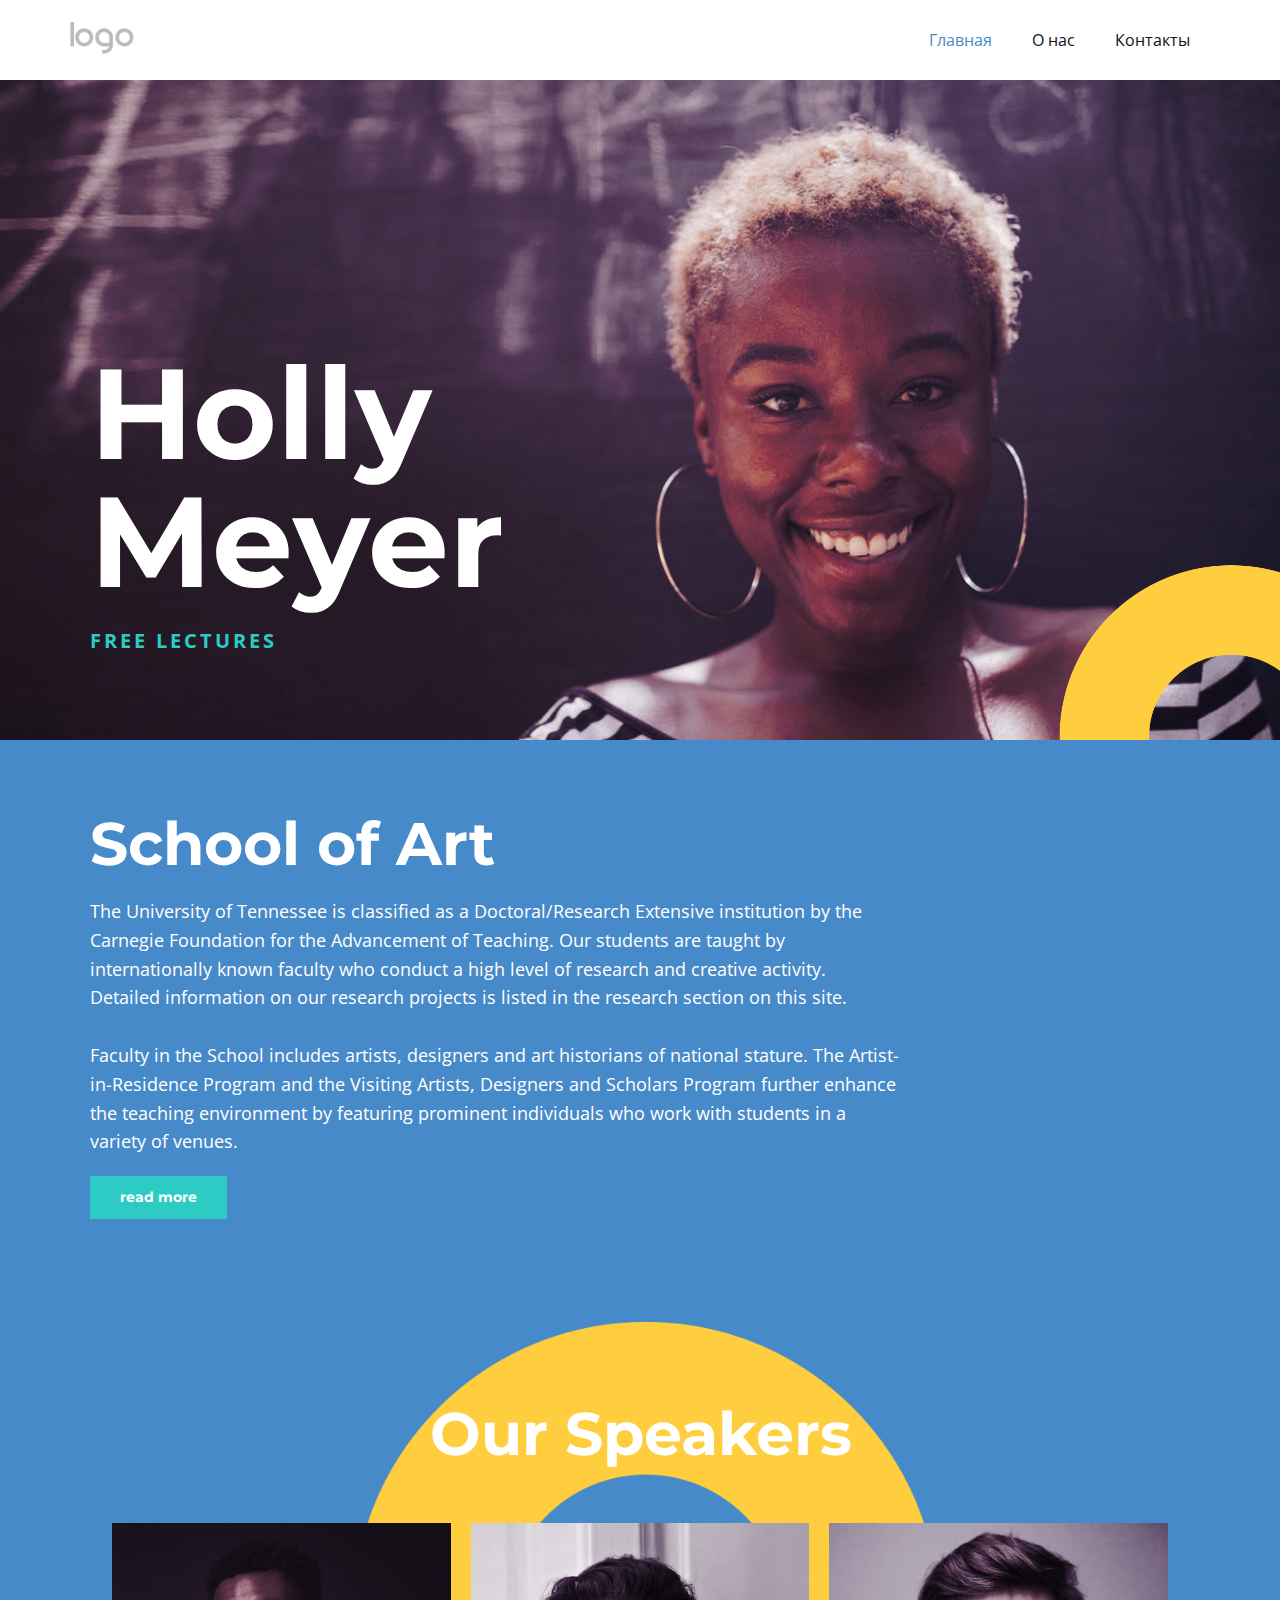
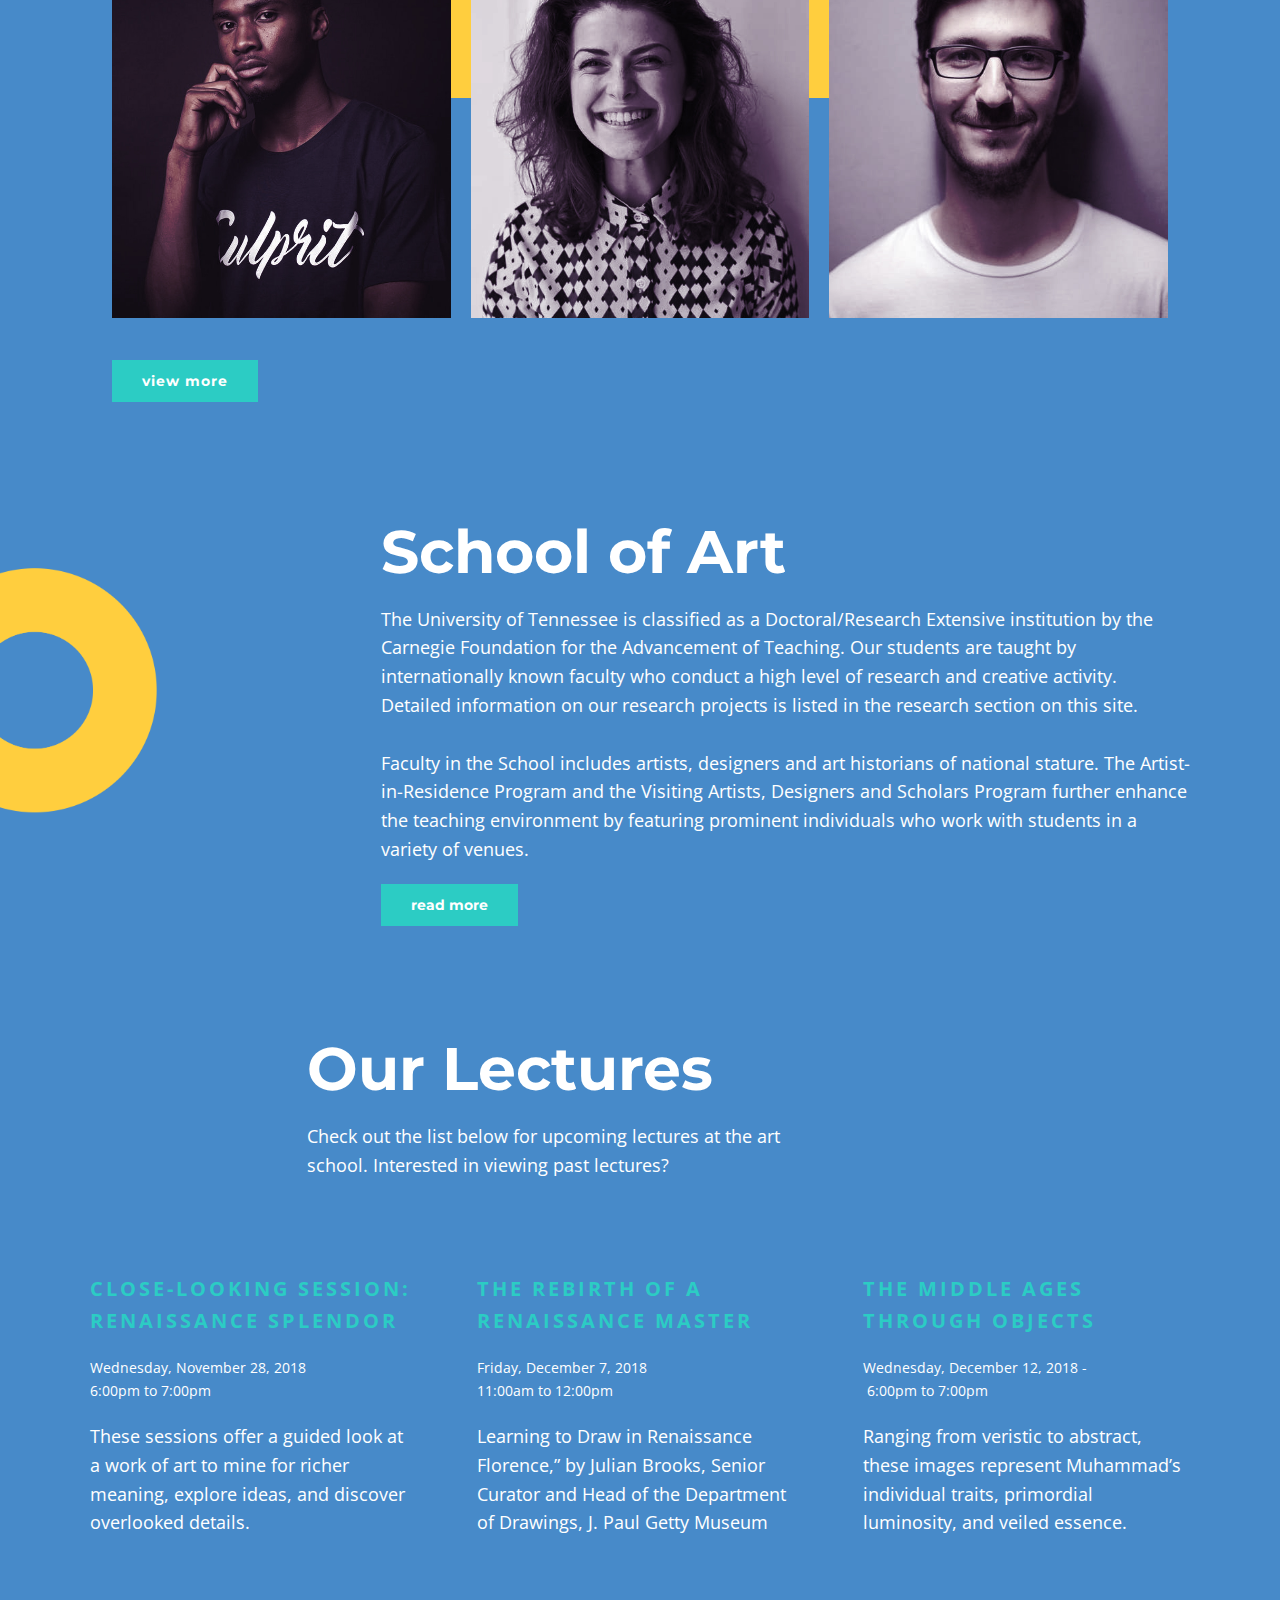
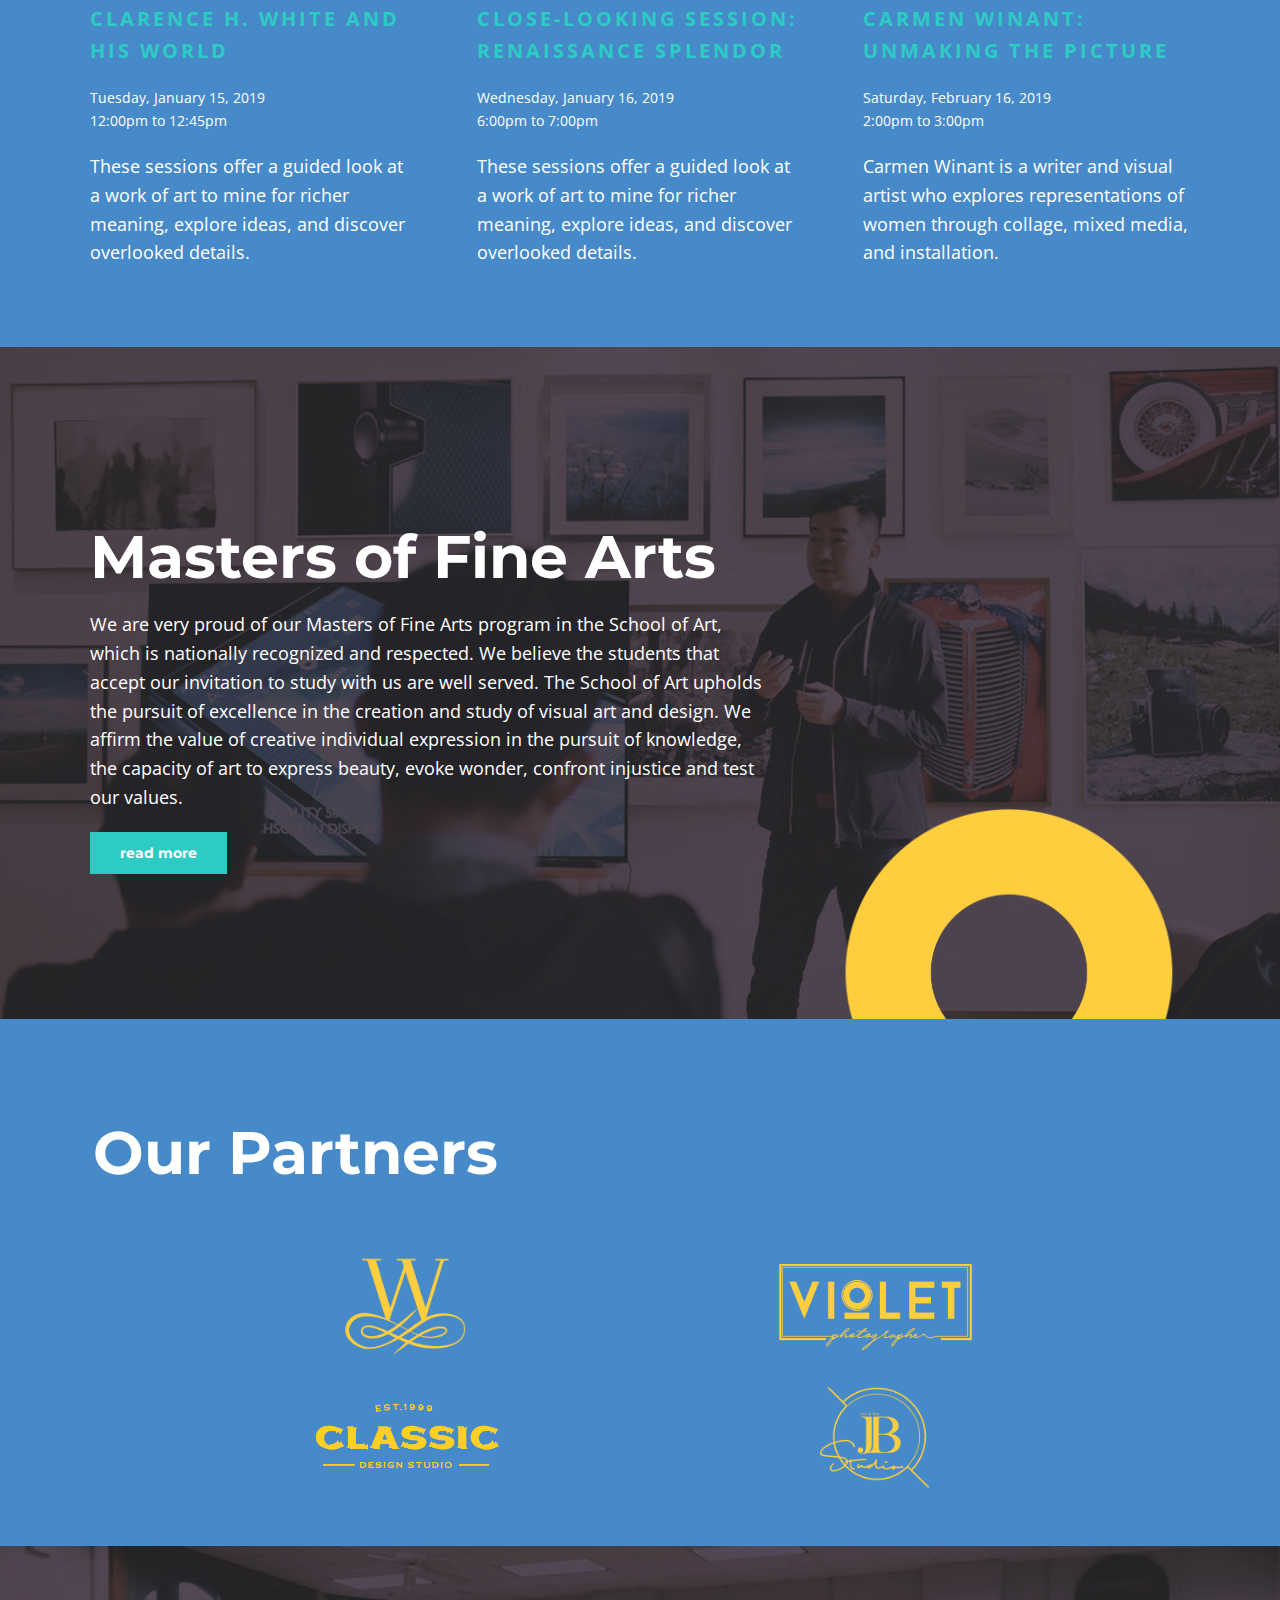
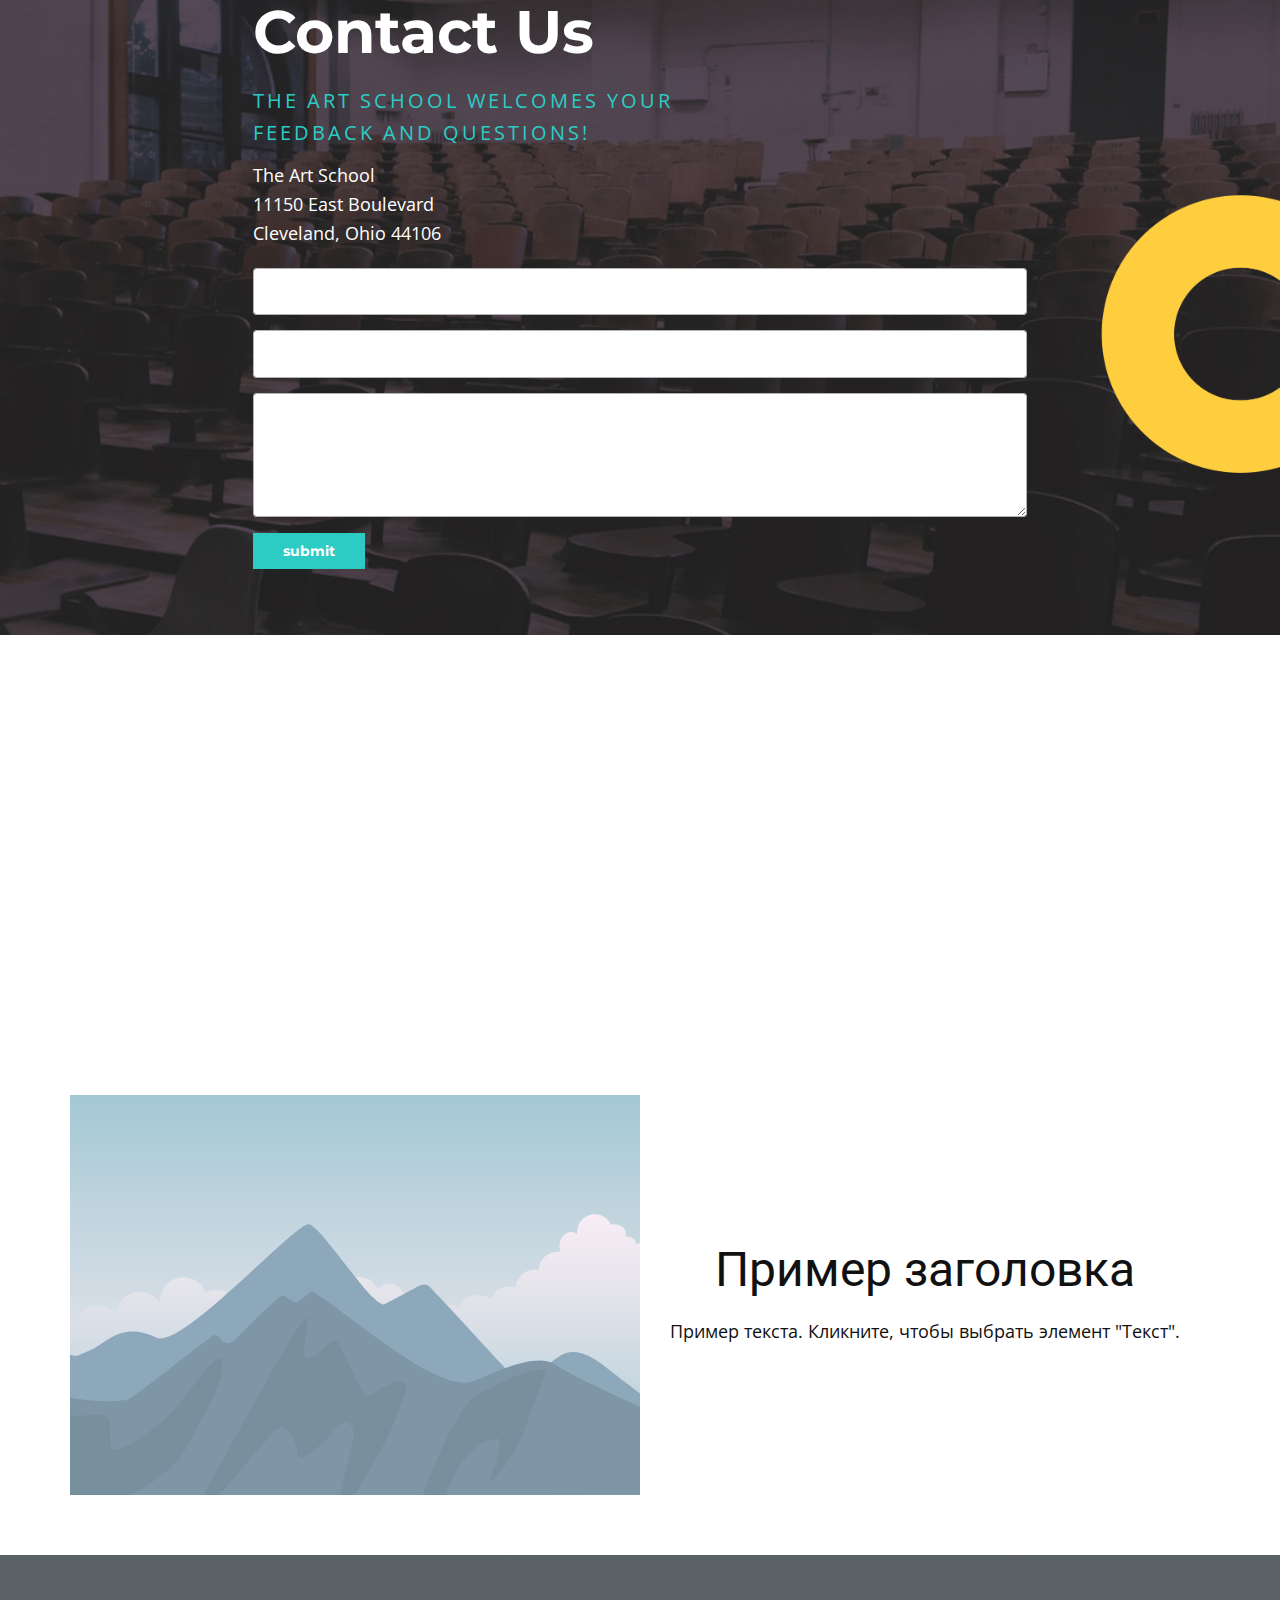
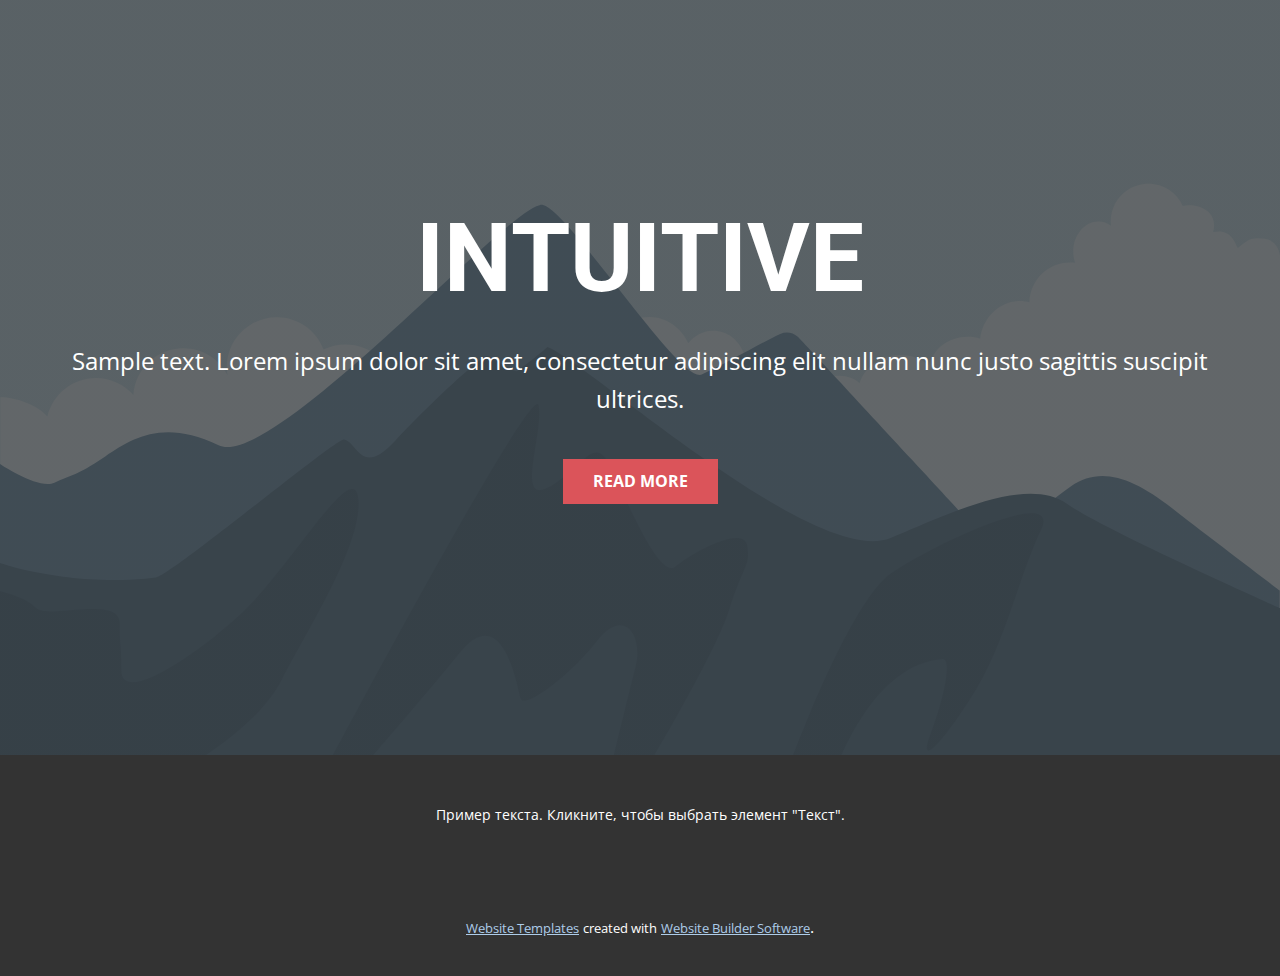
<file: index.html>
<!DOCTYPE html>
<html style="font-size: 16px;" lang="ru"><head>
    <meta name="viewport" content="width=device-width, initial-scale=1.0">
    <meta charset="utf-8">
    <meta name="keywords" content="Holly Meyer, School of Art, Our Speakers, School of Art, Our Lectures, Masters of Fine Arts, Our Partners, Contact Us, INTUITIVE">
    <meta name="description" content="">
    <title>Главная</title>
    <link rel="stylesheet" href="nicepage.css" media="screen">
<link rel="stylesheet" href="Главная.css" media="screen">
    <script class="u-script" type="text/javascript" src="jquery.js" defer=""></script>
    <script class="u-script" type="text/javascript" src="nicepage.js" defer=""></script>
    <meta name="generator" content="Nicepage 5.21.3, nicepage.com">
    <meta name="referrer" content="origin">
    <link id="u-theme-google-font" rel="stylesheet" href="https://fonts.googleapis.com/css?family=Roboto:100,100i,300,300i,400,400i,500,500i,700,700i,900,900i|Open+Sans:300,300i,400,400i,500,500i,600,600i,700,700i,800,800i">
    <link id="u-page-google-font" rel="stylesheet" href="https://fonts.googleapis.com/css?family=Montserrat:100,100i,200,200i,300,300i,400,400i,500,500i,600,600i,700,700i,800,800i,900,900i">
    
    
    
    
    
    
    
    
    
    
    
    
    
    <script type="application/ld+json">{
		"@context": "http://schema.org",
		"@type": "Organization",
		"name": "",
		"logo": "images/default-logo.png"
}</script>
    <meta name="theme-color" content="#478ac9">
    <meta property="og:title" content="Главная">
    <meta property="og:type" content="website">
  <meta data-intl-tel-input-cdn-path="intlTelInput/"></head>
  <body data-home-page="Главная.html" data-home-page-title="Главная" data-path-to-root="./" data-include-products="false" class="u-body u-xl-mode" data-lang="ru"><header class="u-clearfix u-header u-header" id="sec-7dee"><div class="u-clearfix u-sheet u-valign-middle u-sheet-1">
        <a href="https://nicepage.com" class="u-image u-logo u-image-1">
          <img src="images/default-logo.png" class="u-logo-image u-logo-image-1">
        </a>
        <nav class="u-menu u-menu-dropdown u-offcanvas u-menu-1">
          <div class="menu-collapse" style="font-size: 1rem; letter-spacing: 0px;">
            <a class="u-button-style u-custom-left-right-menu-spacing u-custom-padding-bottom u-custom-top-bottom-menu-spacing u-nav-link u-text-active-palette-1-base u-text-hover-palette-2-base" href="#">
              <svg class="u-svg-link" viewBox="0 0 24 24"><use xmlns:xlink="http://www.w3.org/1999/xlink" xlink:href="#menu-hamburger"></use></svg>
              <svg class="u-svg-content" version="1.1" id="menu-hamburger" viewBox="0 0 16 16" x="0px" y="0px" xmlns:xlink="http://www.w3.org/1999/xlink" xmlns="http://www.w3.org/2000/svg"><g><rect y="1" width="16" height="2"></rect><rect y="7" width="16" height="2"></rect><rect y="13" width="16" height="2"></rect>
</g></svg>
            </a>
          </div>
          <div class="u-nav-container">
            <ul class="u-nav u-unstyled u-nav-1"><li class="u-nav-item"><a class="u-button-style u-nav-link u-text-active-palette-1-base u-text-hover-palette-2-base" href="Главная.html" style="padding: 10px 20px;">Главная</a>
</li><li class="u-nav-item"><a class="u-button-style u-nav-link u-text-active-palette-1-base u-text-hover-palette-2-base" href="О-нас.html" style="padding: 10px 20px;">О нас</a>
</li><li class="u-nav-item"><a class="u-button-style u-nav-link u-text-active-palette-1-base u-text-hover-palette-2-base" href="Контакты.html" style="padding: 10px 20px;">Контакты</a>
</li></ul>
          </div>
          <div class="u-nav-container-collapse">
            <div class="u-black u-container-style u-inner-container-layout u-opacity u-opacity-95 u-sidenav">
              <div class="u-inner-container-layout u-sidenav-overflow">
                <div class="u-menu-close"></div>
                <ul class="u-align-center u-nav u-popupmenu-items u-unstyled u-nav-2"><li class="u-nav-item"><a class="u-button-style u-nav-link" href="Главная.html">Главная</a>
</li><li class="u-nav-item"><a class="u-button-style u-nav-link" href="О-нас.html">О нас</a>
</li><li class="u-nav-item"><a class="u-button-style u-nav-link" href="Контакты.html">Контакты</a>
</li></ul>
              </div>
            </div>
            <div class="u-black u-menu-overlay u-opacity u-opacity-70"></div>
          </div>
        </nav>
      </div></header>
    <section class="u-clearfix u-image u-section-1" id="carousel_439b">
      <img src="images/Untitled1.png" alt="" class="u-image u-image-contain u-image-default u-image-1" data-image-width="440" data-image-height="723">
      <div class="u-clearfix u-sheet u-sheet-1">
        <div class="u-container-style u-group u-group-1">
          <div class="u-container-layout u-valign-middle u-container-layout-1">
            <h1 class="u-custom-font u-font-montserrat u-text u-text-body-alt-color u-title u-text-1">Holly Meyer</h1>
            <p class="u-text u-text-palette-4-base u-text-2">Free Lectures</p>
          </div>
        </div>
      </div>
    </section>
    <section class="u-clearfix u-palette-1-base u-section-2" id="carousel_92e0">
      <div class="u-clearfix u-sheet u-sheet-1">
        <div class="u-container-style u-group u-group-1">
          <div class="u-container-layout u-container-layout-1">
            <h2 class="u-custom-font u-font-montserrat u-text u-text-1">School of Art</h2>
            <p class="u-text u-text-2">The University of Tennessee is classified as a Doctoral/Research Extensive institution by the Carnegie Foundation for the Advancement of Teaching. Our students are taught by internationally known faculty who conduct a high level of
                        research and creative activity. Detailed information on our research projects is listed in the research section on this site.<br>
              <br>Faculty in the School includes artists, designers and art historians of national stature. The
                        Artist-in-Residence Program and the Visiting Artists, Designers and Scholars Program further enhance the teaching environment by featuring prominent individuals who work with students in a variety of venues.<br>
            </p>
            <a href="https://nicepage.com/c/sports-website-templates" class="u-btn u-button-style u-custom-font u-font-montserrat u-palette-4-base u-btn-1">read more</a>
          </div>
        </div>
      </div>
    </section>
    <section class="u-clearfix u-palette-1-base u-section-3" id="carousel_8ccb">
      <div class="u-clearfix u-sheet u-sheet-1">
        <img src="images/Untitled12.png" alt="" class="u-image u-image-contain u-image-default u-image-1" data-image-width="723" data-image-height="440">
        <div class="u-clearfix u-gutter-20 u-layout-wrap u-layout-wrap-1">
          <div class="u-layout">
            <div class="u-layout-row">
              <div class="u-container-style u-image u-layout-cell u-left-cell u-size-20 u-image-2">
                <div class="u-container-layout"></div>
              </div>
              <div class="u-container-style u-image u-layout-cell u-size-20 u-image-3">
                <div class="u-container-layout"></div>
              </div>
              <div class="u-container-style u-image u-layout-cell u-right-cell u-size-20 u-image-4">
                <div class="u-container-layout"></div>
              </div>
            </div>
          </div>
        </div>
        <div class="u-align-center u-container-style u-expanded-width-xs u-group u-group-1">
          <div class="u-container-layout u-valign-middle u-container-layout-4">
            <h2 class="u-custom-font u-font-montserrat u-text u-text-1">Our Speakers</h2>
          </div>
        </div>
        <a href="https://nicepage.com/website-builder" class="u-btn u-button-style u-custom-font u-font-montserrat u-palette-4-base u-btn-1">view more</a>
      </div>
    </section>
    <section class="u-clearfix u-palette-1-base u-section-4" id="carousel_9543">
      <img src="images/Untitled1.png" alt="" class="u-flip-horizontal u-image u-image-contain u-image-default u-image-1" data-image-width="440" data-image-height="723">
      <div class="u-clearfix u-sheet u-sheet-1">
        <div class="u-container-style u-group u-group-1">
          <div class="u-container-layout u-container-layout-1">
            <h2 class="u-custom-font u-font-montserrat u-text u-text-1">School of Art</h2>
            <p class="u-text u-text-2">The University of Tennessee is classified as a Doctoral/Research Extensive institution by the Carnegie Foundation for the Advancement of Teaching. Our students are taught by internationally known faculty who conduct a high level of
                        research and creative activity. Detailed information on our research projects is listed in the research section on this site.<br>
              <br>Faculty in the School includes artists, designers and art historians of national stature. The
                        Artist-in-Residence Program and the Visiting Artists, Designers and Scholars Program further enhance the teaching environment by featuring prominent individuals who work with students in a variety of venues.<br>
            </p>
            <a href="https://nicepage.app" class="u-btn u-button-style u-custom-font u-font-montserrat u-palette-4-base u-btn-1">read more</a>
          </div>
        </div>
      </div>
    </section>
    <section class="u-clearfix u-palette-1-base u-section-5" id="carousel_ab48">
      <div class="u-clearfix u-sheet u-sheet-1">
        <div class="u-align-left u-container-style u-expanded-width-sm u-expanded-width-xs u-group u-group-1">
          <div class="u-container-layout u-valign-middle u-container-layout-1">
            <h2 class="u-custom-font u-font-montserrat u-text u-text-1">Our Lectures</h2>
            <p class="u-text u-text-2">Check out the list below for upcoming lectures at the art school. Interested in viewing past lectures?</p>
          </div>
        </div>
        <div class="u-clearfix u-expanded-width-lg u-expanded-width-md u-expanded-width-xl u-expanded-width-xs u-gutter-20 u-layout-wrap u-layout-wrap-1">
          <div class="u-layout">
            <div class="u-layout-col">
              <div class="u-size-30">
                <div class="u-layout-row">
                  <div class="u-container-style u-layout-cell u-left-cell u-size-20 u-layout-cell-1">
                    <div class="u-container-layout u-container-layout-2">
                      <p class="u-text u-text-palette-4-base u-text-3">Close-Looking Session: Renaissance Splendor</p>
                      <p class="u-text u-text-4">Wednesday, November 28, 2018 6:00pm&nbsp;to&nbsp;7:00pm</p>
                      <p class="u-text u-text-5">These sessions offer a guided look at a work of art to mine for richer meaning, explore ideas, and discover overlooked details.</p>
                    </div>
                  </div>
                  <div class="u-container-style u-layout-cell u-size-20 u-layout-cell-2">
                    <div class="u-container-layout u-container-layout-3">
                      <p class="u-text u-text-palette-4-base u-text-6">The Rebirth of a Renaissance Master</p>
                      <p class="u-text u-text-7">Friday, December 7, 2018&nbsp;<br>11:00am&nbsp;to&nbsp;12:00pm
                      </p>
                      <p class="u-text u-text-8">Learning to Draw in Renaissance Florence,” by Julian Brooks, Senior Curator and Head of the Department of Drawings, J. Paul Getty Museum</p>
                    </div>
                  </div>
                  <div class="u-container-style u-layout-cell u-right-cell u-size-20 u-layout-cell-3">
                    <div class="u-container-layout u-container-layout-4">
                      <p class="u-text u-text-palette-4-base u-text-9">The Middle Ages through Objects</p>
                      <p class="u-text u-text-10">Wednesday, December 12, 2018 -&nbsp;6:00pm&nbsp;to&nbsp;7:00pm</p>
                      <p class="u-text u-text-11">Ranging from veristic to abstract, these images represent Muhammad’s individual traits, primordial luminosity, and veiled essence.</p>
                    </div>
                  </div>
                </div>
              </div>
              <div class="u-size-30">
                <div class="u-layout-row">
                  <div class="u-container-style u-layout-cell u-left-cell u-size-20 u-layout-cell-4">
                    <div class="u-container-layout u-container-layout-5">
                      <p class="u-text u-text-palette-4-base u-text-12">Clarence H. White and His World</p>
                      <p class="u-text u-text-13">Tuesday, January 15, 2019<br>12:00pm&nbsp;to&nbsp;12:45pm
                      </p>
                      <p class="u-text u-text-14">These sessions offer a guided look at a work of art to mine for richer meaning, explore ideas, and discover overlooked details.</p>
                    </div>
                  </div>
                  <div class="u-container-style u-layout-cell u-size-20 u-layout-cell-5">
                    <div class="u-container-layout u-container-layout-6">
                      <p class="u-text u-text-palette-4-base u-text-15">Close-Looking Session: Renaissance Splendor</p>
                      <p class="u-text u-text-16">Wednesday, January 16, 2019<br>6:00pm to 7:00pm
                      </p>
                      <p class="u-text u-text-17">These sessions offer a guided look at a work of art to mine for richer meaning, explore ideas, and discover overlooked details.</p>
                    </div>
                  </div>
                  <div class="u-container-style u-layout-cell u-right-cell u-size-20 u-layout-cell-6">
                    <div class="u-container-layout u-container-layout-7">
                      <p class="u-text u-text-palette-4-base u-text-18">Carmen Winant: Unmaking the Picture</p>
                      <p class="u-text u-text-19">Saturday, February 16, 2019<br>2:00pm&nbsp;to&nbsp;3:00pm
                      </p>
                      <p class="u-text u-text-20">Carmen Winant is a writer and visual artist who explores representations of women through collage, mixed media, and installation.</p>
                    </div>
                  </div>
                </div>
              </div>
            </div>
          </div>
        </div>
      </div>
    </section>
    <section class="u-clearfix u-image u-section-6" id="carousel_0fe5">
      <div class="u-clearfix u-sheet u-sheet-1">
        <img src="images/Untitled12.png" alt="" class="u-image u-image-contain u-image-default u-image-1" data-image-width="723" data-image-height="440">
        <div class="u-container-style u-group u-group-1">
          <div class="u-container-layout u-valign-middle u-container-layout-1">
            <h2 class="u-custom-font u-font-montserrat u-text u-text-body-alt-color u-text-1">Masters of Fine Arts</h2>
            <p class="u-text u-text-body-alt-color u-text-2">We are very proud of our Masters of Fine Arts program in the School of Art, which is nationally recognized and respected. We believe the students that accept our invitation to study with us are well served. The School of Art upholds
                        the pursuit of excellence in the creation and study of visual art and design. We affirm the value of creative individual expression in the pursuit of knowledge, the capacity of art to express beauty, evoke wonder, confront injustice
                        and test our values.</p>
            <a href="https://nicepage.com/static-site-generator" class="u-btn u-button-style u-custom-font u-font-montserrat u-palette-4-base u-btn-1">read more</a>
          </div>
        </div>
      </div>
    </section>
    <section class="u-clearfix u-palette-1-base u-section-7" id="carousel_041d">
      <div class="u-clearfix u-sheet u-sheet-1">
        <div class="u-align-center-sm u-align-left-lg u-align-left-md u-align-left-xl u-align-left-xs u-container-style u-expanded-width-sm u-expanded-width-xs u-group u-group-1">
          <div class="u-container-layout u-container-layout-1">
            <h2 class="u-custom-font u-font-montserrat u-text u-text-1">Our Partners</h2>
          </div>
        </div>
        <div class="u-clearfix u-expanded-width-lg u-expanded-width-md u-gutter-30 u-layout-wrap u-layout-wrap-1">
          <div class="u-gutter-0 u-layout">
            <div class="u-layout-col">
              <div class="u-size-30">
                <div class="u-layout-row">
                  <div class="u-align-center-lg u-align-center-md u-align-left-sm u-align-left-xs u-container-style u-expand-resize u-layout-cell u-left-cell u-size-30 u-layout-cell-1" src="">
                    <div class="u-container-layout u-valign-middle u-container-layout-2" src="">
                      <img class="u-expanded-height u-image u-image-contain u-image-1" src="images/21.png">
                    </div>
                  </div>
                  <div class="u-container-style u-layout-cell u-right-cell u-size-30 u-layout-cell-2" src="">
                    <div class="u-container-layout u-valign-middle u-container-layout-3" src="">
                      <img class="u-expanded-height u-image u-image-contain u-image-2" src="images/23.png">
                    </div>
                  </div>
                </div>
              </div>
              <div class="u-size-30">
                <div class="u-layout-row">
                  <div class="u-container-style u-layout-cell u-left-cell u-size-30 u-layout-cell-3" src="">
                    <div class="u-container-layout u-valign-middle u-container-layout-4" src="">
                      <img class="u-expanded-height u-image u-image-contain u-image-3" src="images/24.png">
                    </div>
                  </div>
                  <div class="u-container-style u-layout-cell u-right-cell u-size-30 u-layout-cell-4" src="">
                    <div class="u-container-layout u-valign-middle u-container-layout-5" src="">
                      <img class="u-expanded-height u-image u-image-contain u-image-4" src="images/22.png">
                    </div>
                  </div>
                </div>
              </div>
            </div>
          </div>
        </div>
      </div>
    </section>
    <section class="u-clearfix u-image u-section-8" src="" id="carousel_062f">
      <img src="images/Untitled1.png" alt="" class="u-image u-image-contain u-image-default u-image-1" data-image-width="440" data-image-height="723">
      <div class="u-clearfix u-sheet u-sheet-1">
        <div class="u-align-left u-container-style u-expanded-width-md u-expanded-width-sm u-expanded-width-xs u-group u-group-1">
          <div class="u-container-layout u-container-layout-1">
            <h2 class="u-custom-font u-font-montserrat u-text u-text-body-alt-color u-text-1">Contact Us</h2>
            <p class="u-text u-text-palette-4-base u-text-2">The Art School welcomes your feedback and questions! </p>
            <p class="u-text u-text-body-alt-color u-text-3">The Art School<br>11150 East Boulevard<br>Cleveland, Ohio 44106
            </p>
            <div class="u-align-left u-form u-form-1">
              <form action="https://forms.nicepagesrv.com/v2/form/process" class="u-block-0c14-10 u-form-spacing-15 u-form-vertical u-inner-form" source="email">
                <div class="u-form-group u-form-name">
                  <label for="name-a797" class="u-form-control-hidden u-label">Name</label>
                  <input type="text" placeholder="Name" id="name-a797" name="name" class="u-input u-text-body-alt-color" required="">
                </div>
                <div class="u-form-email u-form-group">
                  <label for="email-a797" class="u-form-control-hidden u-label">Email</label>
                  <input type="email" placeholder="Email" id="email-a797" name="email" class="u-input u-text-body-alt-color" required="">
                </div>
                <div class="u-form-group u-form-message">
                  <label for="message-a797" class="u-form-control-hidden u-label">Message</label>
                  <textarea placeholder="Message" rows="4" cols="50" id="message-a797" name="message" class="u-input u-text-body-alt-color" required=""></textarea>
                </div>
                <div class="u-form-group u-form-submit">
                  <a href="#" class="u-btn u-btn-submit u-button-style u-custom-font u-font-montserrat u-palette-4-base u-btn-1">submit</a>
                  <input type="submit" value="submit" class="u-form-control-hidden">
                </div>
                <div class="u-form-send-message u-form-send-success">Thank you! Your message has been sent.</div>
                <div class="u-form-send-error u-form-send-message">Unable to send your message. Please fix errors then try again.</div>
                <input type="hidden" name="formServices" value="145d725e-6785-dd42-afc1-0a39b44b078f">
              </form>
            </div>
          </div>
        </div>
      </div>
    </section>
    <section class="u-clearfix u-section-9" id="sec-94be">
      <div class="u-clearfix u-sheet u-sheet-1"></div>
    </section>
    <section class="u-clearfix u-section-10" id="sec-c6a6">
      <div class="u-clearfix u-sheet u-sheet-1">
        <div class="data-layout-selected u-clearfix u-expanded-width u-layout-wrap u-layout-wrap-1">
          <div class="u-layout">
            <div class="u-layout-row">
              <div class="u-container-style u-image u-layout-cell u-size-30 u-image-1" data-image-width="400" data-image-height="265">
                <div class="u-container-layout u-container-layout-1"></div>
              </div>
              <div class="u-container-align-center u-container-style u-layout-cell u-size-30 u-layout-cell-2">
                <div class="u-container-layout u-valign-middle u-container-layout-2">
                  <h2 class="u-align-center u-text u-text-default u-text-1">Пример заголовка</h2>
                  <p class="u-align-center u-text u-text-default u-text-2">Пример текста. Кликните, чтобы выбрать элемент "Текст".</p>
                </div>
              </div>
            </div>
          </div>
        </div>
      </div>
    </section>
    <section class="u-align-center u-clearfix u-image u-shading u-section-11" src="" data-image-width="256" data-image-height="256" id="sec-0aba">
      <div class="u-clearfix u-sheet u-valign-middle u-sheet-1">
        <h1 class="u-text u-text-default u-title u-text-1">INTUITIVE</h1>
        <p class="u-large-text u-text u-text-default u-text-variant u-text-2">Sample text. Lorem ipsum dolor sit amet, consectetur adipiscing elit nullam nunc justo sagittis suscipit ultrices.</p>
        <a href="#" class="u-btn u-button-style u-palette-2-base u-btn-1">Read More</a>
      </div>
    </section>
    
    
    
    <footer class="u-align-center u-clearfix u-footer u-grey-80 u-footer" id="sec-db52"><div class="u-clearfix u-sheet u-sheet-1">
        <p class="u-small-text u-text u-text-variant u-text-1">Пример текста. Кликните, чтобы выбрать элемент "Текст".</p>
      </div></footer>
    <section class="u-backlink u-clearfix u-grey-80">
      <a class="u-link" href="https://nicepage.com/website-templates" target="_blank">
        <span>Website Templates</span>
      </a>
      <p class="u-text">
        <span>created with</span>
      </p>
      <a class="u-link" href="" target="_blank">
        <span>Website Builder Software</span>
      </a>. 
    </section>
  
</body></html>
</file>
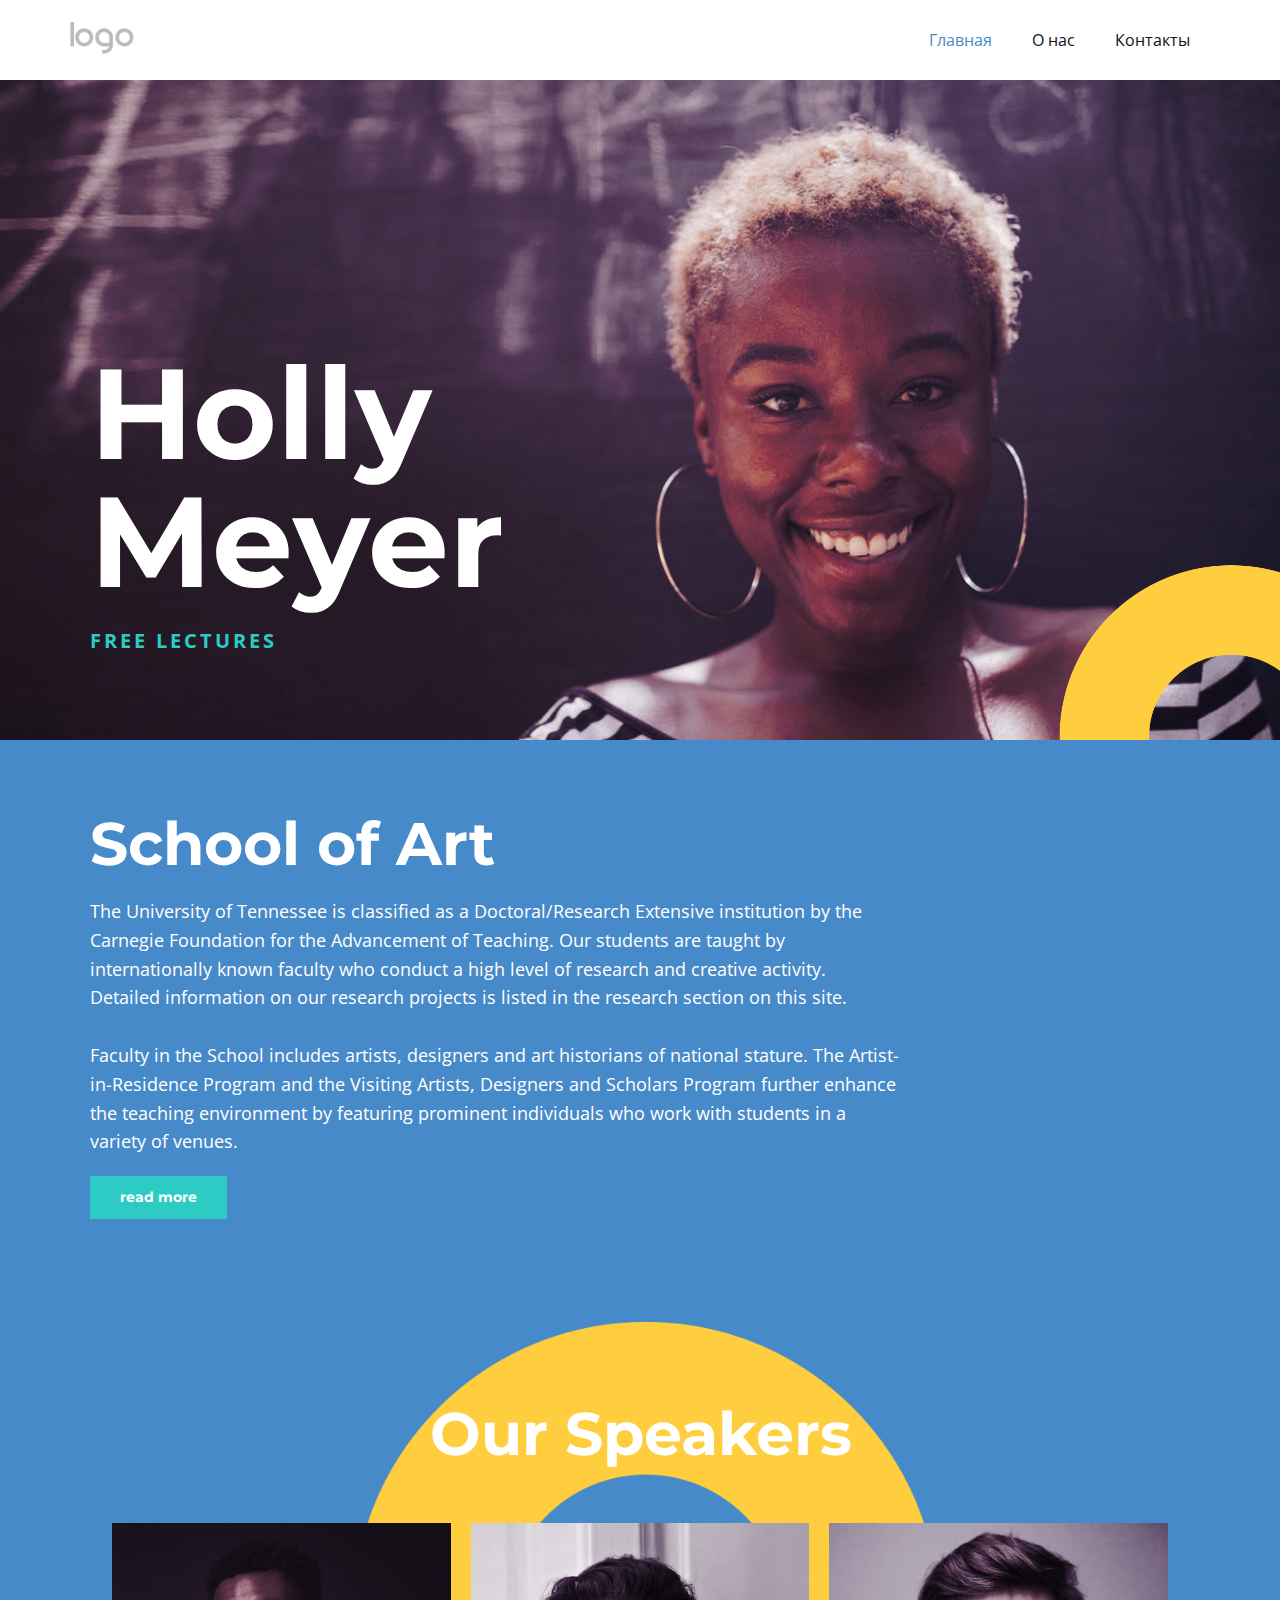
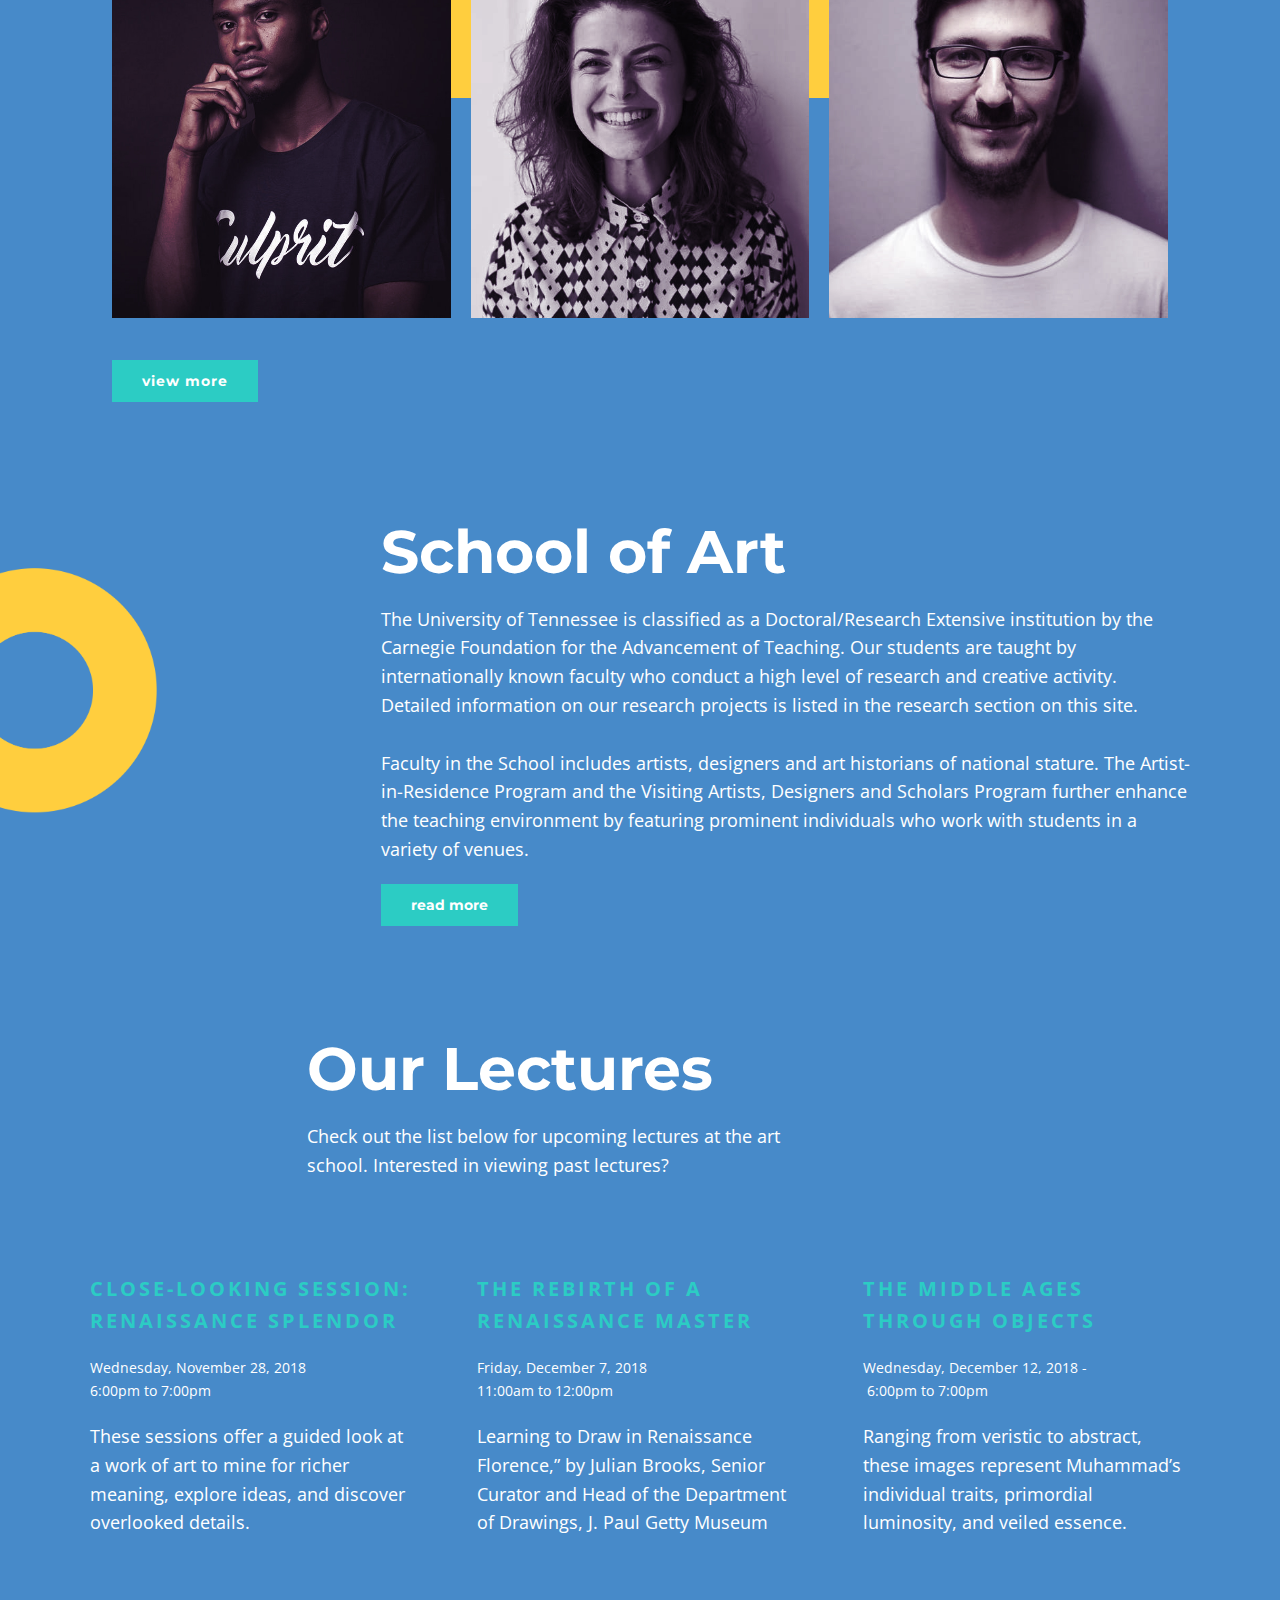
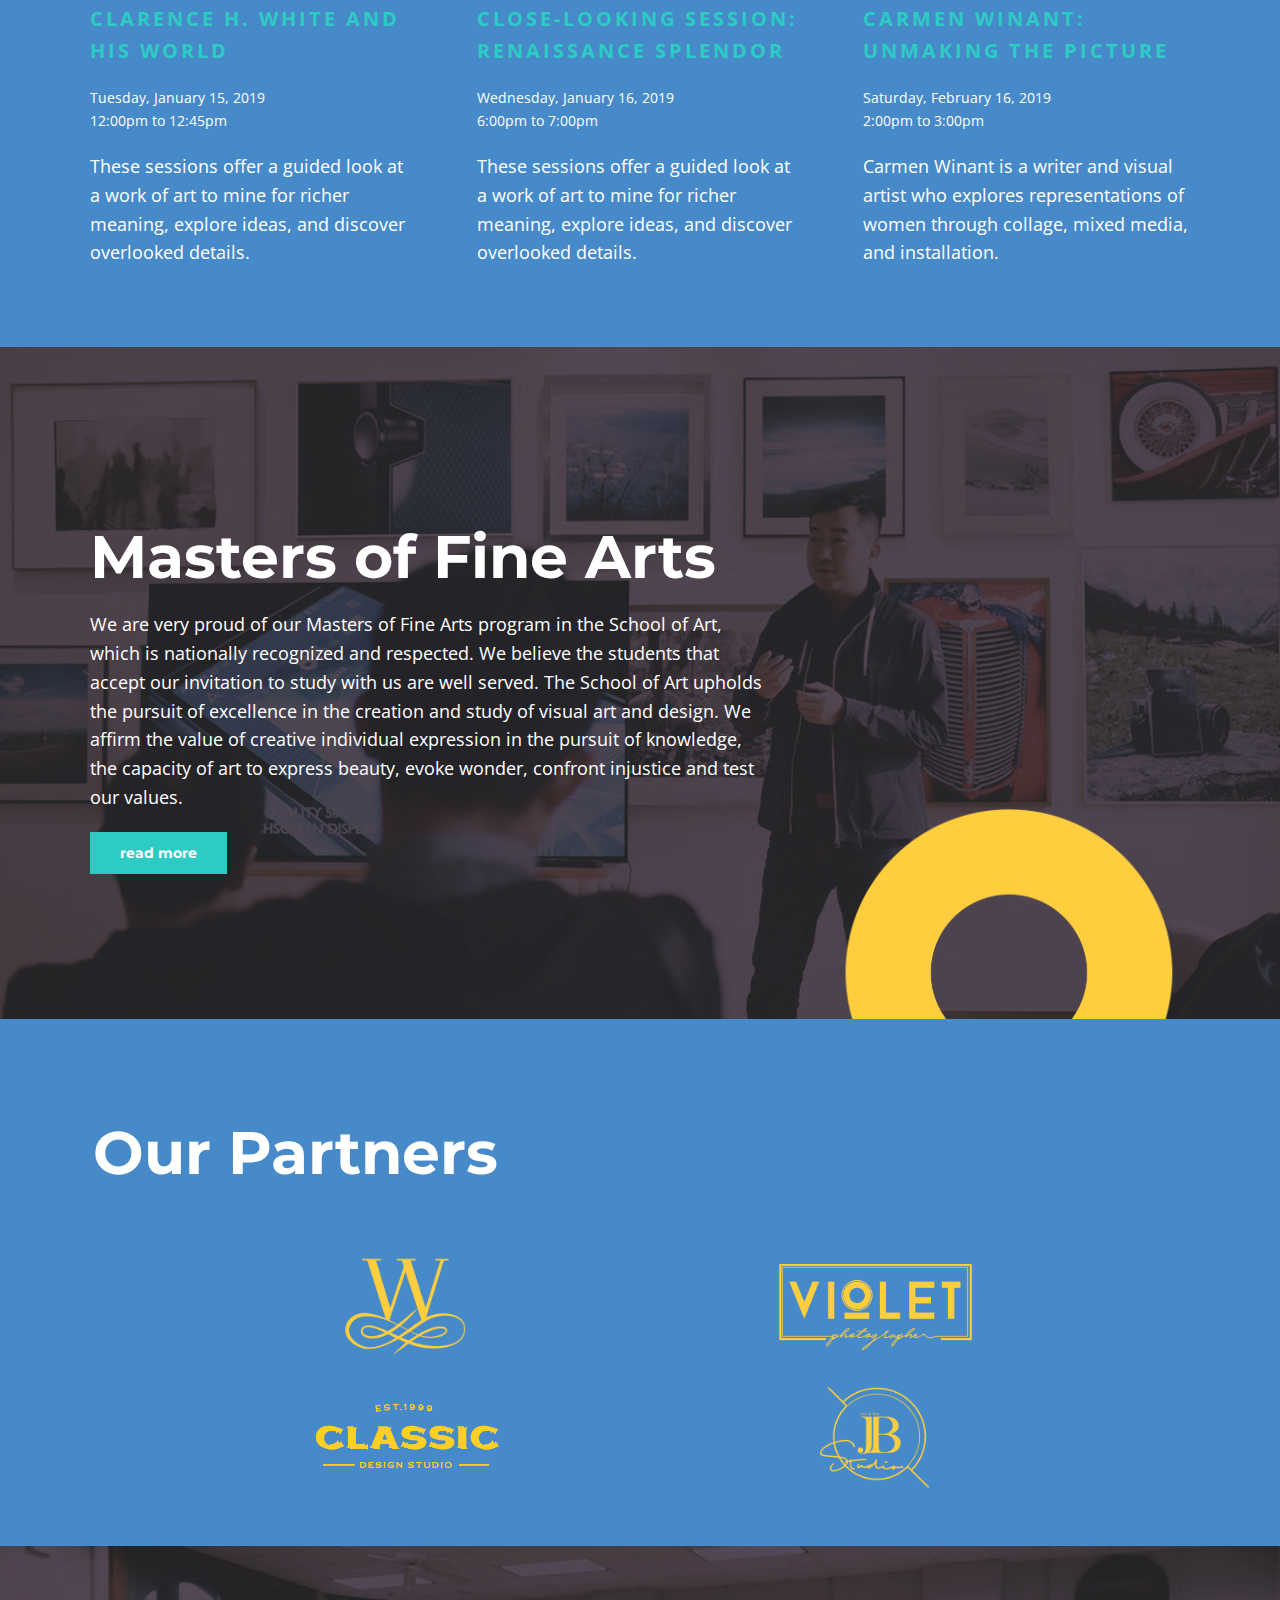
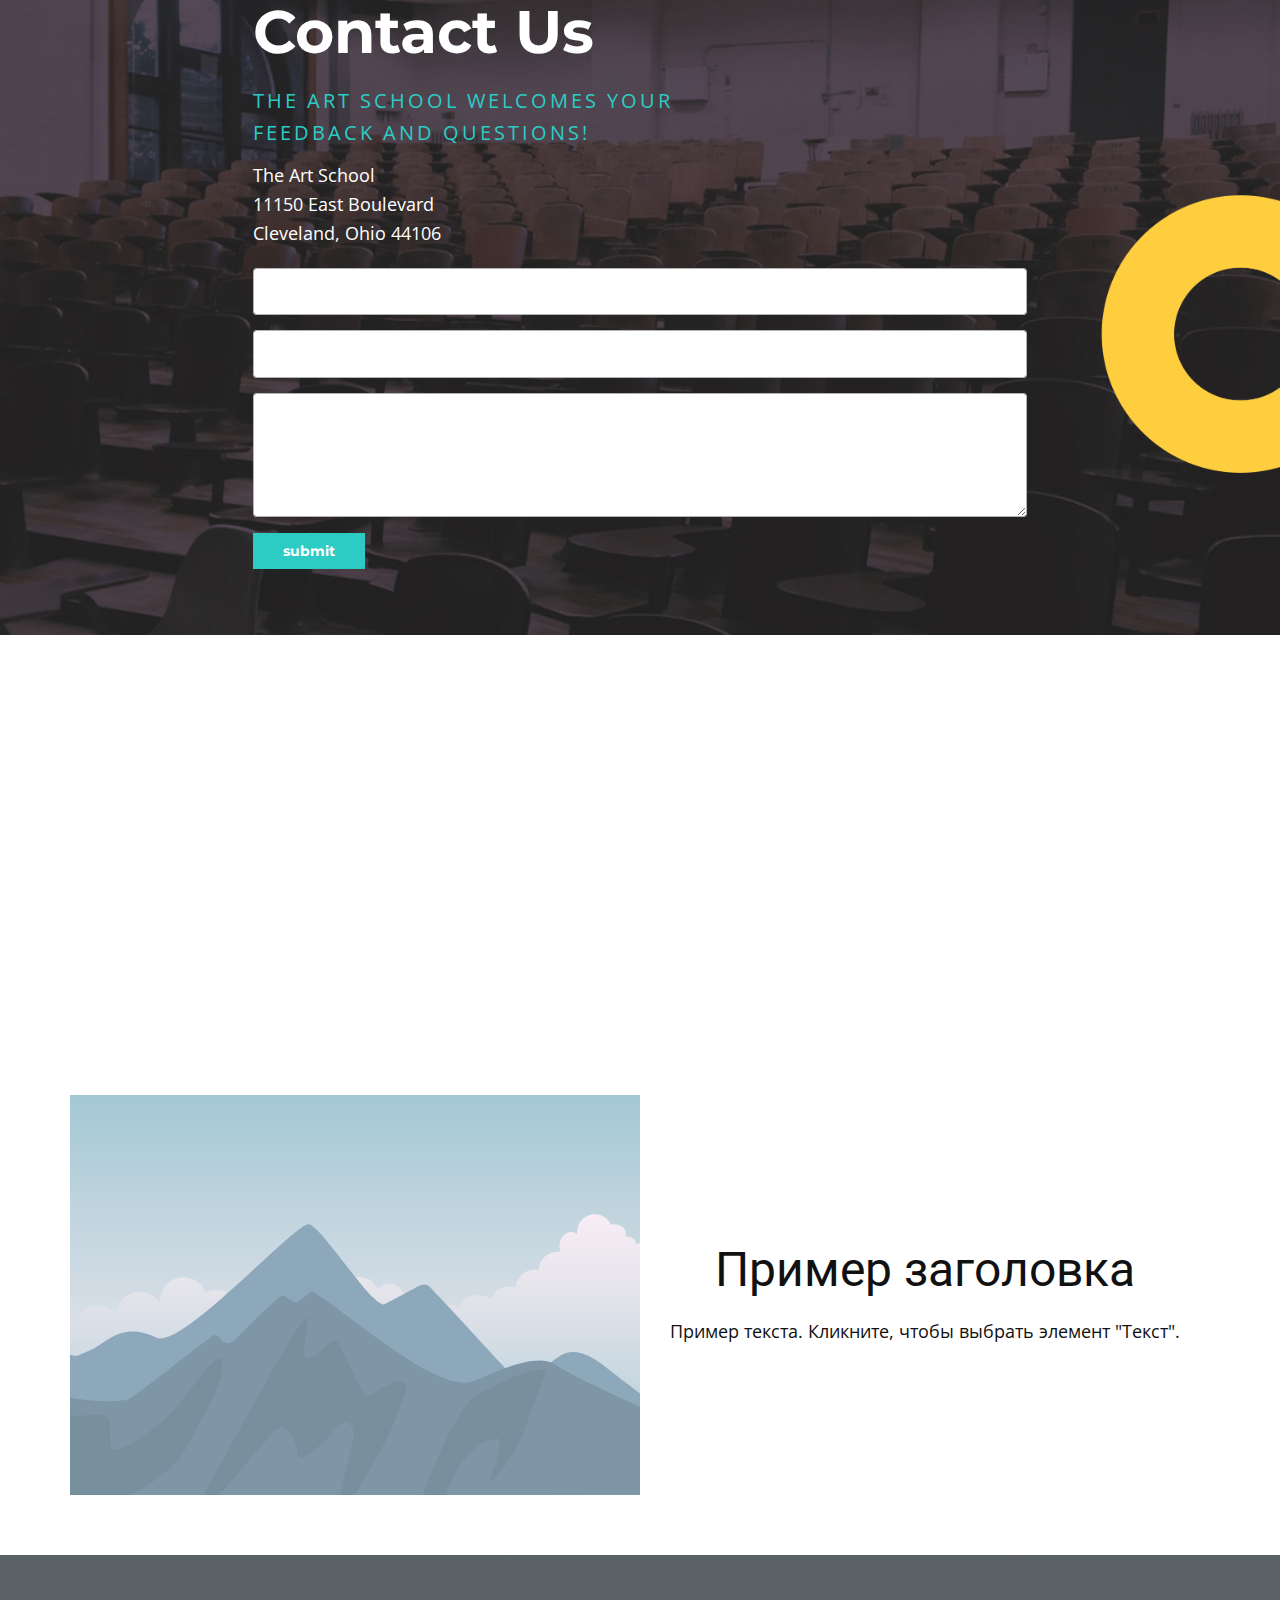
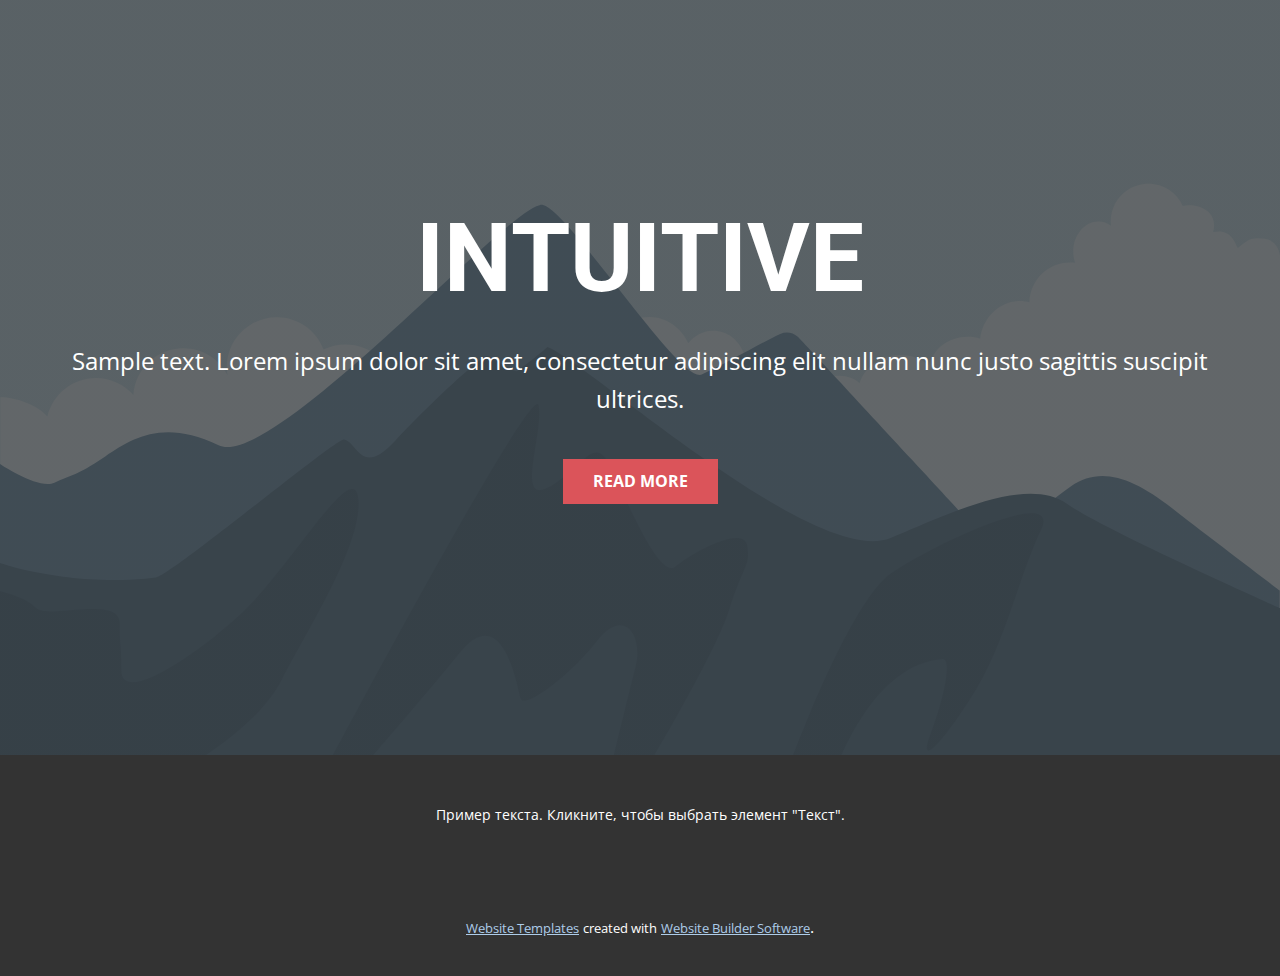
<file: Главная.html>
<!DOCTYPE html>
<html style="font-size: 16px;" lang="ru"><head>
    <meta name="viewport" content="width=device-width, initial-scale=1.0">
    <meta charset="utf-8">
    <meta name="keywords" content="Holly Meyer, School of Art, Our Speakers, School of Art, Our Lectures, Masters of Fine Arts, Our Partners, Contact Us, INTUITIVE">
    <meta name="description" content="">
    <title>Главная</title>
    <link rel="stylesheet" href="nicepage.css" media="screen">
<link rel="stylesheet" href="Главная.css" media="screen">
    <script class="u-script" type="text/javascript" src="jquery.js" defer=""></script>
    <script class="u-script" type="text/javascript" src="nicepage.js" defer=""></script>
    <meta name="generator" content="Nicepage 5.21.3, nicepage.com">
    <meta name="referrer" content="origin">
    <link id="u-theme-google-font" rel="stylesheet" href="https://fonts.googleapis.com/css?family=Roboto:100,100i,300,300i,400,400i,500,500i,700,700i,900,900i|Open+Sans:300,300i,400,400i,500,500i,600,600i,700,700i,800,800i">
    <link id="u-page-google-font" rel="stylesheet" href="https://fonts.googleapis.com/css?family=Montserrat:100,100i,200,200i,300,300i,400,400i,500,500i,600,600i,700,700i,800,800i,900,900i">
    
    
    
    
    
    
    
    
    
    
    
    
    
    <script type="application/ld+json">{
		"@context": "http://schema.org",
		"@type": "Organization",
		"name": "",
		"logo": "images/default-logo.png"
}</script>
    <meta name="theme-color" content="#478ac9">
    <meta property="og:title" content="Главная">
    <meta property="og:type" content="website">
  <meta data-intl-tel-input-cdn-path="intlTelInput/"></head>
  <body data-path-to-root="./" data-include-products="false" class="u-body u-xl-mode" data-lang="ru"><header class="u-clearfix u-header u-header" id="sec-7dee"><div class="u-clearfix u-sheet u-valign-middle u-sheet-1">
        <a href="https://nicepage.com" class="u-image u-logo u-image-1">
          <img src="images/default-logo.png" class="u-logo-image u-logo-image-1">
        </a>
        <nav class="u-menu u-menu-dropdown u-offcanvas u-menu-1">
          <div class="menu-collapse" style="font-size: 1rem; letter-spacing: 0px;">
            <a class="u-button-style u-custom-left-right-menu-spacing u-custom-padding-bottom u-custom-top-bottom-menu-spacing u-nav-link u-text-active-palette-1-base u-text-hover-palette-2-base" href="#">
              <svg class="u-svg-link" viewBox="0 0 24 24"><use xmlns:xlink="http://www.w3.org/1999/xlink" xlink:href="#menu-hamburger"></use></svg>
              <svg class="u-svg-content" version="1.1" id="menu-hamburger" viewBox="0 0 16 16" x="0px" y="0px" xmlns:xlink="http://www.w3.org/1999/xlink" xmlns="http://www.w3.org/2000/svg"><g><rect y="1" width="16" height="2"></rect><rect y="7" width="16" height="2"></rect><rect y="13" width="16" height="2"></rect>
</g></svg>
            </a>
          </div>
          <div class="u-nav-container">
            <ul class="u-nav u-unstyled u-nav-1"><li class="u-nav-item"><a class="u-button-style u-nav-link u-text-active-palette-1-base u-text-hover-palette-2-base" href="Главная.html" style="padding: 10px 20px;">Главная</a>
</li><li class="u-nav-item"><a class="u-button-style u-nav-link u-text-active-palette-1-base u-text-hover-palette-2-base" href="О-нас.html" style="padding: 10px 20px;">О нас</a>
</li><li class="u-nav-item"><a class="u-button-style u-nav-link u-text-active-palette-1-base u-text-hover-palette-2-base" href="Контакты.html" style="padding: 10px 20px;">Контакты</a>
</li></ul>
          </div>
          <div class="u-nav-container-collapse">
            <div class="u-black u-container-style u-inner-container-layout u-opacity u-opacity-95 u-sidenav">
              <div class="u-inner-container-layout u-sidenav-overflow">
                <div class="u-menu-close"></div>
                <ul class="u-align-center u-nav u-popupmenu-items u-unstyled u-nav-2"><li class="u-nav-item"><a class="u-button-style u-nav-link" href="Главная.html">Главная</a>
</li><li class="u-nav-item"><a class="u-button-style u-nav-link" href="О-нас.html">О нас</a>
</li><li class="u-nav-item"><a class="u-button-style u-nav-link" href="Контакты.html">Контакты</a>
</li></ul>
              </div>
            </div>
            <div class="u-black u-menu-overlay u-opacity u-opacity-70"></div>
          </div>
        </nav>
      </div></header>
    <section class="u-clearfix u-image u-section-1" id="carousel_439b">
      <img src="images/Untitled1.png" alt="" class="u-image u-image-contain u-image-default u-image-1" data-image-width="440" data-image-height="723">
      <div class="u-clearfix u-sheet u-sheet-1">
        <div class="u-container-style u-group u-group-1">
          <div class="u-container-layout u-valign-middle u-container-layout-1">
            <h1 class="u-custom-font u-font-montserrat u-text u-text-body-alt-color u-title u-text-1">Holly Meyer</h1>
            <p class="u-text u-text-palette-4-base u-text-2">Free Lectures</p>
          </div>
        </div>
      </div>
    </section>
    <section class="u-clearfix u-palette-1-base u-section-2" id="carousel_92e0">
      <div class="u-clearfix u-sheet u-sheet-1">
        <div class="u-container-style u-group u-group-1">
          <div class="u-container-layout u-container-layout-1">
            <h2 class="u-custom-font u-font-montserrat u-text u-text-1">School of Art</h2>
            <p class="u-text u-text-2">The University of Tennessee is classified as a Doctoral/Research Extensive institution by the Carnegie Foundation for the Advancement of Teaching. Our students are taught by internationally known faculty who conduct a high level of
                        research and creative activity. Detailed information on our research projects is listed in the research section on this site.<br>
              <br>Faculty in the School includes artists, designers and art historians of national stature. The
                        Artist-in-Residence Program and the Visiting Artists, Designers and Scholars Program further enhance the teaching environment by featuring prominent individuals who work with students in a variety of venues.<br>
            </p>
            <a href="https://nicepage.com/c/sports-website-templates" class="u-btn u-button-style u-custom-font u-font-montserrat u-palette-4-base u-btn-1">read more</a>
          </div>
        </div>
      </div>
    </section>
    <section class="u-clearfix u-palette-1-base u-section-3" id="carousel_8ccb">
      <div class="u-clearfix u-sheet u-sheet-1">
        <img src="images/Untitled12.png" alt="" class="u-image u-image-contain u-image-default u-image-1" data-image-width="723" data-image-height="440">
        <div class="u-clearfix u-gutter-20 u-layout-wrap u-layout-wrap-1">
          <div class="u-layout">
            <div class="u-layout-row">
              <div class="u-container-style u-image u-layout-cell u-left-cell u-size-20 u-image-2">
                <div class="u-container-layout"></div>
              </div>
              <div class="u-container-style u-image u-layout-cell u-size-20 u-image-3">
                <div class="u-container-layout"></div>
              </div>
              <div class="u-container-style u-image u-layout-cell u-right-cell u-size-20 u-image-4">
                <div class="u-container-layout"></div>
              </div>
            </div>
          </div>
        </div>
        <div class="u-align-center u-container-style u-expanded-width-xs u-group u-group-1">
          <div class="u-container-layout u-valign-middle u-container-layout-4">
            <h2 class="u-custom-font u-font-montserrat u-text u-text-1">Our Speakers</h2>
          </div>
        </div>
        <a href="https://nicepage.com/website-builder" class="u-btn u-button-style u-custom-font u-font-montserrat u-palette-4-base u-btn-1">view more</a>
      </div>
    </section>
    <section class="u-clearfix u-palette-1-base u-section-4" id="carousel_9543">
      <img src="images/Untitled1.png" alt="" class="u-flip-horizontal u-image u-image-contain u-image-default u-image-1" data-image-width="440" data-image-height="723">
      <div class="u-clearfix u-sheet u-sheet-1">
        <div class="u-container-style u-group u-group-1">
          <div class="u-container-layout u-container-layout-1">
            <h2 class="u-custom-font u-font-montserrat u-text u-text-1">School of Art</h2>
            <p class="u-text u-text-2">The University of Tennessee is classified as a Doctoral/Research Extensive institution by the Carnegie Foundation for the Advancement of Teaching. Our students are taught by internationally known faculty who conduct a high level of
                        research and creative activity. Detailed information on our research projects is listed in the research section on this site.<br>
              <br>Faculty in the School includes artists, designers and art historians of national stature. The
                        Artist-in-Residence Program and the Visiting Artists, Designers and Scholars Program further enhance the teaching environment by featuring prominent individuals who work with students in a variety of venues.<br>
            </p>
            <a href="https://nicepage.app" class="u-btn u-button-style u-custom-font u-font-montserrat u-palette-4-base u-btn-1">read more</a>
          </div>
        </div>
      </div>
    </section>
    <section class="u-clearfix u-palette-1-base u-section-5" id="carousel_ab48">
      <div class="u-clearfix u-sheet u-sheet-1">
        <div class="u-align-left u-container-style u-expanded-width-sm u-expanded-width-xs u-group u-group-1">
          <div class="u-container-layout u-valign-middle u-container-layout-1">
            <h2 class="u-custom-font u-font-montserrat u-text u-text-1">Our Lectures</h2>
            <p class="u-text u-text-2">Check out the list below for upcoming lectures at the art school. Interested in viewing past lectures?</p>
          </div>
        </div>
        <div class="u-clearfix u-expanded-width-lg u-expanded-width-md u-expanded-width-xl u-expanded-width-xs u-gutter-20 u-layout-wrap u-layout-wrap-1">
          <div class="u-layout">
            <div class="u-layout-col">
              <div class="u-size-30">
                <div class="u-layout-row">
                  <div class="u-container-style u-layout-cell u-left-cell u-size-20 u-layout-cell-1">
                    <div class="u-container-layout u-container-layout-2">
                      <p class="u-text u-text-palette-4-base u-text-3">Close-Looking Session: Renaissance Splendor</p>
                      <p class="u-text u-text-4">Wednesday, November 28, 2018 6:00pm&nbsp;to&nbsp;7:00pm</p>
                      <p class="u-text u-text-5">These sessions offer a guided look at a work of art to mine for richer meaning, explore ideas, and discover overlooked details.</p>
                    </div>
                  </div>
                  <div class="u-container-style u-layout-cell u-size-20 u-layout-cell-2">
                    <div class="u-container-layout u-container-layout-3">
                      <p class="u-text u-text-palette-4-base u-text-6">The Rebirth of a Renaissance Master</p>
                      <p class="u-text u-text-7">Friday, December 7, 2018&nbsp;<br>11:00am&nbsp;to&nbsp;12:00pm
                      </p>
                      <p class="u-text u-text-8">Learning to Draw in Renaissance Florence,” by Julian Brooks, Senior Curator and Head of the Department of Drawings, J. Paul Getty Museum</p>
                    </div>
                  </div>
                  <div class="u-container-style u-layout-cell u-right-cell u-size-20 u-layout-cell-3">
                    <div class="u-container-layout u-container-layout-4">
                      <p class="u-text u-text-palette-4-base u-text-9">The Middle Ages through Objects</p>
                      <p class="u-text u-text-10">Wednesday, December 12, 2018 -&nbsp;6:00pm&nbsp;to&nbsp;7:00pm</p>
                      <p class="u-text u-text-11">Ranging from veristic to abstract, these images represent Muhammad’s individual traits, primordial luminosity, and veiled essence.</p>
                    </div>
                  </div>
                </div>
              </div>
              <div class="u-size-30">
                <div class="u-layout-row">
                  <div class="u-container-style u-layout-cell u-left-cell u-size-20 u-layout-cell-4">
                    <div class="u-container-layout u-container-layout-5">
                      <p class="u-text u-text-palette-4-base u-text-12">Clarence H. White and His World</p>
                      <p class="u-text u-text-13">Tuesday, January 15, 2019<br>12:00pm&nbsp;to&nbsp;12:45pm
                      </p>
                      <p class="u-text u-text-14">These sessions offer a guided look at a work of art to mine for richer meaning, explore ideas, and discover overlooked details.</p>
                    </div>
                  </div>
                  <div class="u-container-style u-layout-cell u-size-20 u-layout-cell-5">
                    <div class="u-container-layout u-container-layout-6">
                      <p class="u-text u-text-palette-4-base u-text-15">Close-Looking Session: Renaissance Splendor</p>
                      <p class="u-text u-text-16">Wednesday, January 16, 2019<br>6:00pm to 7:00pm
                      </p>
                      <p class="u-text u-text-17">These sessions offer a guided look at a work of art to mine for richer meaning, explore ideas, and discover overlooked details.</p>
                    </div>
                  </div>
                  <div class="u-container-style u-layout-cell u-right-cell u-size-20 u-layout-cell-6">
                    <div class="u-container-layout u-container-layout-7">
                      <p class="u-text u-text-palette-4-base u-text-18">Carmen Winant: Unmaking the Picture</p>
                      <p class="u-text u-text-19">Saturday, February 16, 2019<br>2:00pm&nbsp;to&nbsp;3:00pm
                      </p>
                      <p class="u-text u-text-20">Carmen Winant is a writer and visual artist who explores representations of women through collage, mixed media, and installation.</p>
                    </div>
                  </div>
                </div>
              </div>
            </div>
          </div>
        </div>
      </div>
    </section>
    <section class="u-clearfix u-image u-section-6" id="carousel_0fe5">
      <div class="u-clearfix u-sheet u-sheet-1">
        <img src="images/Untitled12.png" alt="" class="u-image u-image-contain u-image-default u-image-1" data-image-width="723" data-image-height="440">
        <div class="u-container-style u-group u-group-1">
          <div class="u-container-layout u-valign-middle u-container-layout-1">
            <h2 class="u-custom-font u-font-montserrat u-text u-text-body-alt-color u-text-1">Masters of Fine Arts</h2>
            <p class="u-text u-text-body-alt-color u-text-2">We are very proud of our Masters of Fine Arts program in the School of Art, which is nationally recognized and respected. We believe the students that accept our invitation to study with us are well served. The School of Art upholds
                        the pursuit of excellence in the creation and study of visual art and design. We affirm the value of creative individual expression in the pursuit of knowledge, the capacity of art to express beauty, evoke wonder, confront injustice
                        and test our values.</p>
            <a href="https://nicepage.com/static-site-generator" class="u-btn u-button-style u-custom-font u-font-montserrat u-palette-4-base u-btn-1">read more</a>
          </div>
        </div>
      </div>
    </section>
    <section class="u-clearfix u-palette-1-base u-section-7" id="carousel_041d">
      <div class="u-clearfix u-sheet u-sheet-1">
        <div class="u-align-center-sm u-align-left-lg u-align-left-md u-align-left-xl u-align-left-xs u-container-style u-expanded-width-sm u-expanded-width-xs u-group u-group-1">
          <div class="u-container-layout u-container-layout-1">
            <h2 class="u-custom-font u-font-montserrat u-text u-text-1">Our Partners</h2>
          </div>
        </div>
        <div class="u-clearfix u-expanded-width-lg u-expanded-width-md u-gutter-30 u-layout-wrap u-layout-wrap-1">
          <div class="u-gutter-0 u-layout">
            <div class="u-layout-col">
              <div class="u-size-30">
                <div class="u-layout-row">
                  <div class="u-align-center-lg u-align-center-md u-align-left-sm u-align-left-xs u-container-style u-expand-resize u-layout-cell u-left-cell u-size-30 u-layout-cell-1" src="">
                    <div class="u-container-layout u-valign-middle u-container-layout-2" src="">
                      <img class="u-expanded-height u-image u-image-contain u-image-1" src="images/21.png">
                    </div>
                  </div>
                  <div class="u-container-style u-layout-cell u-right-cell u-size-30 u-layout-cell-2" src="">
                    <div class="u-container-layout u-valign-middle u-container-layout-3" src="">
                      <img class="u-expanded-height u-image u-image-contain u-image-2" src="images/23.png">
                    </div>
                  </div>
                </div>
              </div>
              <div class="u-size-30">
                <div class="u-layout-row">
                  <div class="u-container-style u-layout-cell u-left-cell u-size-30 u-layout-cell-3" src="">
                    <div class="u-container-layout u-valign-middle u-container-layout-4" src="">
                      <img class="u-expanded-height u-image u-image-contain u-image-3" src="images/24.png">
                    </div>
                  </div>
                  <div class="u-container-style u-layout-cell u-right-cell u-size-30 u-layout-cell-4" src="">
                    <div class="u-container-layout u-valign-middle u-container-layout-5" src="">
                      <img class="u-expanded-height u-image u-image-contain u-image-4" src="images/22.png">
                    </div>
                  </div>
                </div>
              </div>
            </div>
          </div>
        </div>
      </div>
    </section>
    <section class="u-clearfix u-image u-section-8" src="" id="carousel_062f">
      <img src="images/Untitled1.png" alt="" class="u-image u-image-contain u-image-default u-image-1" data-image-width="440" data-image-height="723">
      <div class="u-clearfix u-sheet u-sheet-1">
        <div class="u-align-left u-container-style u-expanded-width-md u-expanded-width-sm u-expanded-width-xs u-group u-group-1">
          <div class="u-container-layout u-container-layout-1">
            <h2 class="u-custom-font u-font-montserrat u-text u-text-body-alt-color u-text-1">Contact Us</h2>
            <p class="u-text u-text-palette-4-base u-text-2">The Art School welcomes your feedback and questions! </p>
            <p class="u-text u-text-body-alt-color u-text-3">The Art School<br>11150 East Boulevard<br>Cleveland, Ohio 44106
            </p>
            <div class="u-align-left u-form u-form-1">
              <form action="https://forms.nicepagesrv.com/v2/form/process" class="u-block-0c14-10 u-form-spacing-15 u-form-vertical u-inner-form" source="email">
                <div class="u-form-group u-form-name">
                  <label for="name-a797" class="u-form-control-hidden u-label">Name</label>
                  <input type="text" placeholder="Name" id="name-a797" name="name" class="u-input u-text-body-alt-color" required="">
                </div>
                <div class="u-form-email u-form-group">
                  <label for="email-a797" class="u-form-control-hidden u-label">Email</label>
                  <input type="email" placeholder="Email" id="email-a797" name="email" class="u-input u-text-body-alt-color" required="">
                </div>
                <div class="u-form-group u-form-message">
                  <label for="message-a797" class="u-form-control-hidden u-label">Message</label>
                  <textarea placeholder="Message" rows="4" cols="50" id="message-a797" name="message" class="u-input u-text-body-alt-color" required=""></textarea>
                </div>
                <div class="u-form-group u-form-submit">
                  <a href="#" class="u-btn u-btn-submit u-button-style u-custom-font u-font-montserrat u-palette-4-base u-btn-1">submit</a>
                  <input type="submit" value="submit" class="u-form-control-hidden">
                </div>
                <div class="u-form-send-message u-form-send-success">Thank you! Your message has been sent.</div>
                <div class="u-form-send-error u-form-send-message">Unable to send your message. Please fix errors then try again.</div>
                <input type="hidden" name="formServices" value="145d725e-6785-dd42-afc1-0a39b44b078f">
              </form>
            </div>
          </div>
        </div>
      </div>
    </section>
    <section class="u-clearfix u-section-9" id="sec-94be">
      <div class="u-clearfix u-sheet u-sheet-1"></div>
    </section>
    <section class="u-clearfix u-section-10" id="sec-c6a6">
      <div class="u-clearfix u-sheet u-sheet-1">
        <div class="data-layout-selected u-clearfix u-expanded-width u-layout-wrap u-layout-wrap-1">
          <div class="u-layout">
            <div class="u-layout-row">
              <div class="u-container-style u-image u-layout-cell u-size-30 u-image-1" data-image-width="400" data-image-height="265">
                <div class="u-container-layout u-container-layout-1"></div>
              </div>
              <div class="u-container-align-center u-container-style u-layout-cell u-size-30 u-layout-cell-2">
                <div class="u-container-layout u-valign-middle u-container-layout-2">
                  <h2 class="u-align-center u-text u-text-default u-text-1">Пример заголовка</h2>
                  <p class="u-align-center u-text u-text-default u-text-2">Пример текста. Кликните, чтобы выбрать элемент "Текст".</p>
                </div>
              </div>
            </div>
          </div>
        </div>
      </div>
    </section>
    <section class="u-align-center u-clearfix u-image u-shading u-section-11" src="" data-image-width="256" data-image-height="256" id="sec-0aba">
      <div class="u-clearfix u-sheet u-valign-middle u-sheet-1">
        <h1 class="u-text u-text-default u-title u-text-1">INTUITIVE</h1>
        <p class="u-large-text u-text u-text-default u-text-variant u-text-2">Sample text. Lorem ipsum dolor sit amet, consectetur adipiscing elit nullam nunc justo sagittis suscipit ultrices.</p>
        <a href="#" class="u-btn u-button-style u-palette-2-base u-btn-1">Read More</a>
      </div>
    </section>
    
    
    
    <footer class="u-align-center u-clearfix u-footer u-grey-80 u-footer" id="sec-db52"><div class="u-clearfix u-sheet u-sheet-1">
        <p class="u-small-text u-text u-text-variant u-text-1">Пример текста. Кликните, чтобы выбрать элемент "Текст".</p>
      </div></footer>
    <section class="u-backlink u-clearfix u-grey-80">
      <a class="u-link" href="https://nicepage.com/website-templates" target="_blank">
        <span>Website Templates</span>
      </a>
      <p class="u-text">
        <span>created with</span>
      </p>
      <a class="u-link" href="" target="_blank">
        <span>Website Builder Software</span>
      </a>. 
    </section>
  
</body></html>
</file>
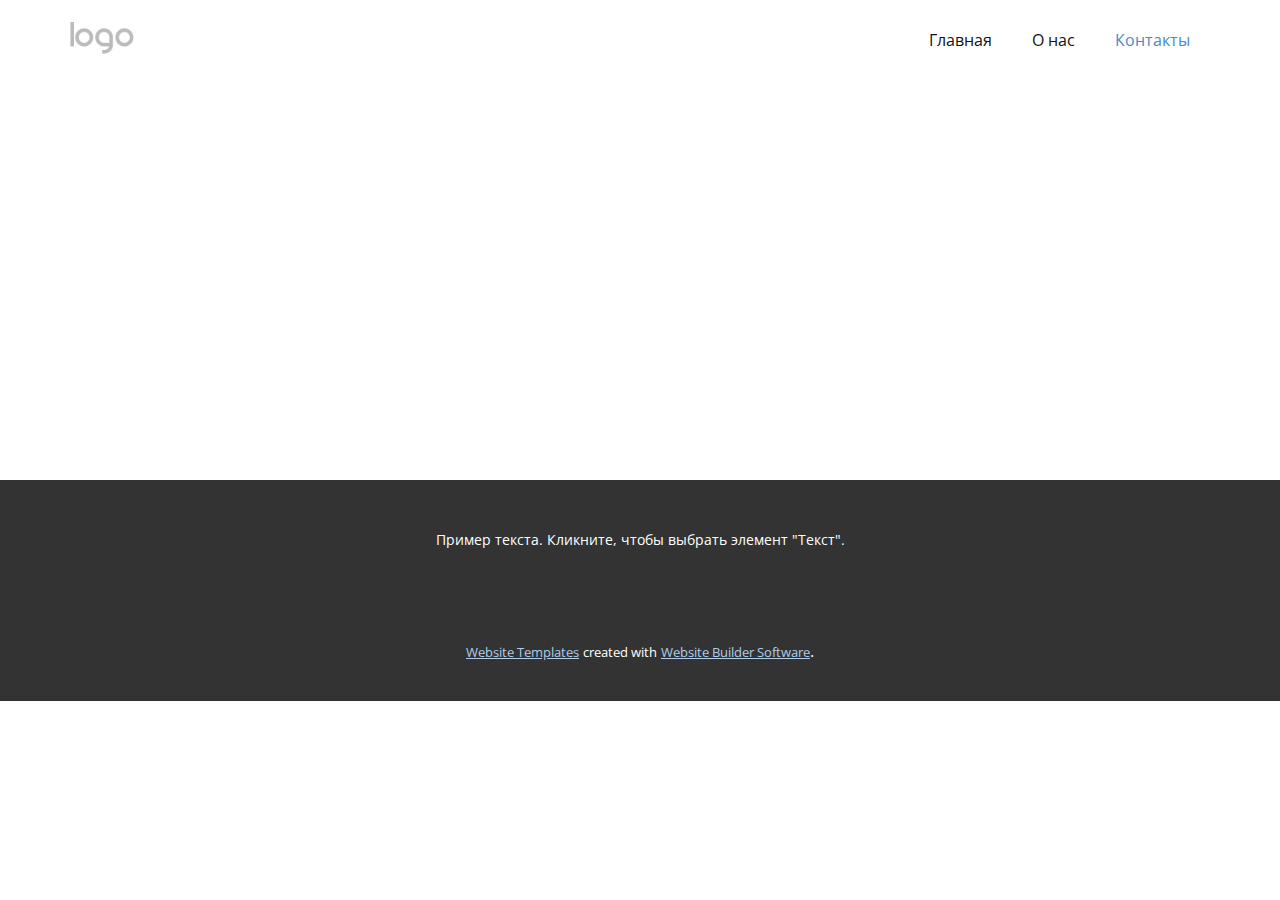
<file: Контакты.html>
<!DOCTYPE html>
<html style="font-size: 16px;" lang="ru"><head>
    <meta name="viewport" content="width=device-width, initial-scale=1.0">
    <meta charset="utf-8">
    <meta name="keywords" content="">
    <meta name="description" content="">
    <title>Контакты</title>
    <link rel="stylesheet" href="nicepage.css" media="screen">
<link rel="stylesheet" href="Контакты.css" media="screen">
    <script class="u-script" type="text/javascript" src="jquery.js" defer=""></script>
    <script class="u-script" type="text/javascript" src="nicepage.js" defer=""></script>
    <meta name="generator" content="Nicepage 5.21.3, nicepage.com">
    <link id="u-theme-google-font" rel="stylesheet" href="https://fonts.googleapis.com/css?family=Roboto:100,100i,300,300i,400,400i,500,500i,700,700i,900,900i|Open+Sans:300,300i,400,400i,500,500i,600,600i,700,700i,800,800i">
    
    
    
    <script type="application/ld+json">{
		"@context": "http://schema.org",
		"@type": "Organization",
		"name": "",
		"logo": "images/default-logo.png"
}</script>
    <meta name="theme-color" content="#478ac9">
    <meta property="og:title" content="Контакты">
    <meta property="og:type" content="website">
  <meta data-intl-tel-input-cdn-path="intlTelInput/"></head>
  <body data-path-to-root="./" data-include-products="false" class="u-body u-xl-mode" data-lang="ru"><header class="u-clearfix u-header u-header" id="sec-7dee"><div class="u-clearfix u-sheet u-valign-middle u-sheet-1">
        <a href="https://nicepage.com" class="u-image u-logo u-image-1">
          <img src="images/default-logo.png" class="u-logo-image u-logo-image-1">
        </a>
        <nav class="u-menu u-menu-dropdown u-offcanvas u-menu-1">
          <div class="menu-collapse" style="font-size: 1rem; letter-spacing: 0px;">
            <a class="u-button-style u-custom-left-right-menu-spacing u-custom-padding-bottom u-custom-top-bottom-menu-spacing u-nav-link u-text-active-palette-1-base u-text-hover-palette-2-base" href="#">
              <svg class="u-svg-link" viewBox="0 0 24 24"><use xmlns:xlink="http://www.w3.org/1999/xlink" xlink:href="#menu-hamburger"></use></svg>
              <svg class="u-svg-content" version="1.1" id="menu-hamburger" viewBox="0 0 16 16" x="0px" y="0px" xmlns:xlink="http://www.w3.org/1999/xlink" xmlns="http://www.w3.org/2000/svg"><g><rect y="1" width="16" height="2"></rect><rect y="7" width="16" height="2"></rect><rect y="13" width="16" height="2"></rect>
</g></svg>
            </a>
          </div>
          <div class="u-nav-container">
            <ul class="u-nav u-unstyled u-nav-1"><li class="u-nav-item"><a class="u-button-style u-nav-link u-text-active-palette-1-base u-text-hover-palette-2-base" href="Главная.html" style="padding: 10px 20px;">Главная</a>
</li><li class="u-nav-item"><a class="u-button-style u-nav-link u-text-active-palette-1-base u-text-hover-palette-2-base" href="О-нас.html" style="padding: 10px 20px;">О нас</a>
</li><li class="u-nav-item"><a class="u-button-style u-nav-link u-text-active-palette-1-base u-text-hover-palette-2-base" href="Контакты.html" style="padding: 10px 20px;">Контакты</a>
</li></ul>
          </div>
          <div class="u-nav-container-collapse">
            <div class="u-black u-container-style u-inner-container-layout u-opacity u-opacity-95 u-sidenav">
              <div class="u-inner-container-layout u-sidenav-overflow">
                <div class="u-menu-close"></div>
                <ul class="u-align-center u-nav u-popupmenu-items u-unstyled u-nav-2"><li class="u-nav-item"><a class="u-button-style u-nav-link" href="Главная.html">Главная</a>
</li><li class="u-nav-item"><a class="u-button-style u-nav-link" href="О-нас.html">О нас</a>
</li><li class="u-nav-item"><a class="u-button-style u-nav-link" href="Контакты.html">Контакты</a>
</li></ul>
              </div>
            </div>
            <div class="u-black u-menu-overlay u-opacity u-opacity-70"></div>
          </div>
        </nav>
      </div></header>
    <section class="u-clearfix u-section-1" id="sec-ce9e">
      <div class="u-clearfix u-sheet u-sheet-1"></div>
    </section>
    
    
    
    <footer class="u-align-center u-clearfix u-footer u-grey-80 u-footer" id="sec-db52"><div class="u-clearfix u-sheet u-sheet-1">
        <p class="u-small-text u-text u-text-variant u-text-1">Пример текста. Кликните, чтобы выбрать элемент "Текст".</p>
      </div></footer>
    <section class="u-backlink u-clearfix u-grey-80">
      <a class="u-link" href="https://nicepage.com/website-templates" target="_blank">
        <span>Website Templates</span>
      </a>
      <p class="u-text">
        <span>created with</span>
      </p>
      <a class="u-link" href="" target="_blank">
        <span>Website Builder Software</span>
      </a>. 
    </section>
  
</body></html>
</file>
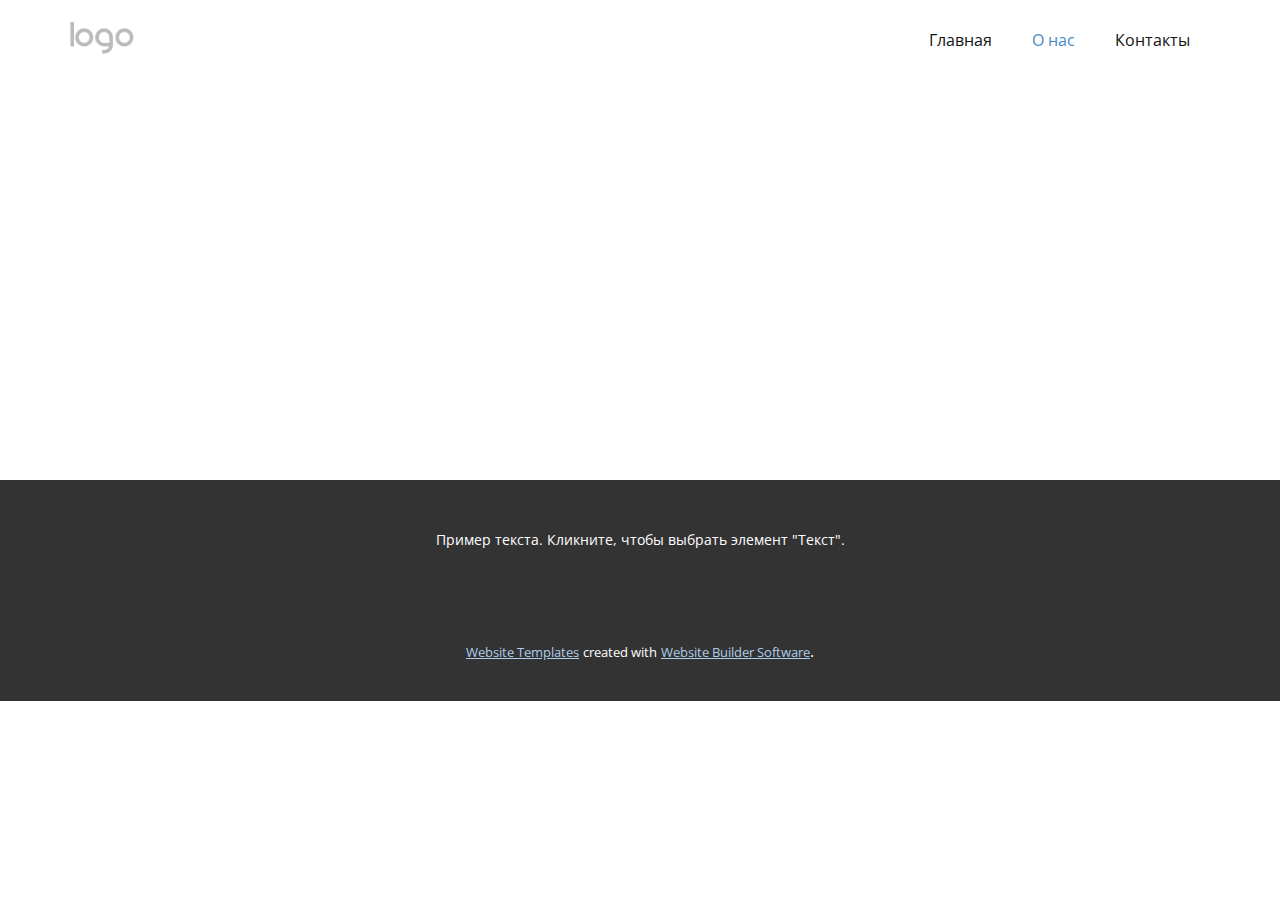
<file: О-нас.html>
<!DOCTYPE html>
<html style="font-size: 16px;" lang="ru"><head>
    <meta name="viewport" content="width=device-width, initial-scale=1.0">
    <meta charset="utf-8">
    <meta name="keywords" content="">
    <meta name="description" content="">
    <title>О нас</title>
    <link rel="stylesheet" href="nicepage.css" media="screen">
<link rel="stylesheet" href="О-нас.css" media="screen">
    <script class="u-script" type="text/javascript" src="jquery.js" defer=""></script>
    <script class="u-script" type="text/javascript" src="nicepage.js" defer=""></script>
    <meta name="generator" content="Nicepage 5.21.3, nicepage.com">
    <link id="u-theme-google-font" rel="stylesheet" href="https://fonts.googleapis.com/css?family=Roboto:100,100i,300,300i,400,400i,500,500i,700,700i,900,900i|Open+Sans:300,300i,400,400i,500,500i,600,600i,700,700i,800,800i">
    
    
    
    <script type="application/ld+json">{
		"@context": "http://schema.org",
		"@type": "Organization",
		"name": "",
		"logo": "images/default-logo.png"
}</script>
    <meta name="theme-color" content="#478ac9">
    <meta property="og:title" content="О нас">
    <meta property="og:type" content="website">
  <meta data-intl-tel-input-cdn-path="intlTelInput/"></head>
  <body data-path-to-root="./" data-include-products="false" class="u-body u-xl-mode" data-lang="ru"><header class="u-clearfix u-header u-header" id="sec-7dee"><div class="u-clearfix u-sheet u-valign-middle u-sheet-1">
        <a href="https://nicepage.com" class="u-image u-logo u-image-1">
          <img src="images/default-logo.png" class="u-logo-image u-logo-image-1">
        </a>
        <nav class="u-menu u-menu-dropdown u-offcanvas u-menu-1">
          <div class="menu-collapse" style="font-size: 1rem; letter-spacing: 0px;">
            <a class="u-button-style u-custom-left-right-menu-spacing u-custom-padding-bottom u-custom-top-bottom-menu-spacing u-nav-link u-text-active-palette-1-base u-text-hover-palette-2-base" href="#">
              <svg class="u-svg-link" viewBox="0 0 24 24"><use xmlns:xlink="http://www.w3.org/1999/xlink" xlink:href="#menu-hamburger"></use></svg>
              <svg class="u-svg-content" version="1.1" id="menu-hamburger" viewBox="0 0 16 16" x="0px" y="0px" xmlns:xlink="http://www.w3.org/1999/xlink" xmlns="http://www.w3.org/2000/svg"><g><rect y="1" width="16" height="2"></rect><rect y="7" width="16" height="2"></rect><rect y="13" width="16" height="2"></rect>
</g></svg>
            </a>
          </div>
          <div class="u-nav-container">
            <ul class="u-nav u-unstyled u-nav-1"><li class="u-nav-item"><a class="u-button-style u-nav-link u-text-active-palette-1-base u-text-hover-palette-2-base" href="Главная.html" style="padding: 10px 20px;">Главная</a>
</li><li class="u-nav-item"><a class="u-button-style u-nav-link u-text-active-palette-1-base u-text-hover-palette-2-base" href="О-нас.html" style="padding: 10px 20px;">О нас</a>
</li><li class="u-nav-item"><a class="u-button-style u-nav-link u-text-active-palette-1-base u-text-hover-palette-2-base" href="Контакты.html" style="padding: 10px 20px;">Контакты</a>
</li></ul>
          </div>
          <div class="u-nav-container-collapse">
            <div class="u-black u-container-style u-inner-container-layout u-opacity u-opacity-95 u-sidenav">
              <div class="u-inner-container-layout u-sidenav-overflow">
                <div class="u-menu-close"></div>
                <ul class="u-align-center u-nav u-popupmenu-items u-unstyled u-nav-2"><li class="u-nav-item"><a class="u-button-style u-nav-link" href="Главная.html">Главная</a>
</li><li class="u-nav-item"><a class="u-button-style u-nav-link" href="О-нас.html">О нас</a>
</li><li class="u-nav-item"><a class="u-button-style u-nav-link" href="Контакты.html">Контакты</a>
</li></ul>
              </div>
            </div>
            <div class="u-black u-menu-overlay u-opacity u-opacity-70"></div>
          </div>
        </nav>
      </div></header>
    <section class="u-clearfix u-section-1" id="sec-93ae">
      <div class="u-clearfix u-sheet u-sheet-1"></div>
    </section>
    
    
    
    <footer class="u-align-center u-clearfix u-footer u-grey-80 u-footer" id="sec-db52"><div class="u-clearfix u-sheet u-sheet-1">
        <p class="u-small-text u-text u-text-variant u-text-1">Пример текста. Кликните, чтобы выбрать элемент "Текст".</p>
      </div></footer>
    <section class="u-backlink u-clearfix u-grey-80">
      <a class="u-link" href="https://nicepage.com/website-templates" target="_blank">
        <span>Website Templates</span>
      </a>
      <p class="u-text">
        <span>created with</span>
      </p>
      <a class="u-link" href="" target="_blank">
        <span>Website Builder Software</span>
      </a>. 
    </section>
  
</body></html>
</file>
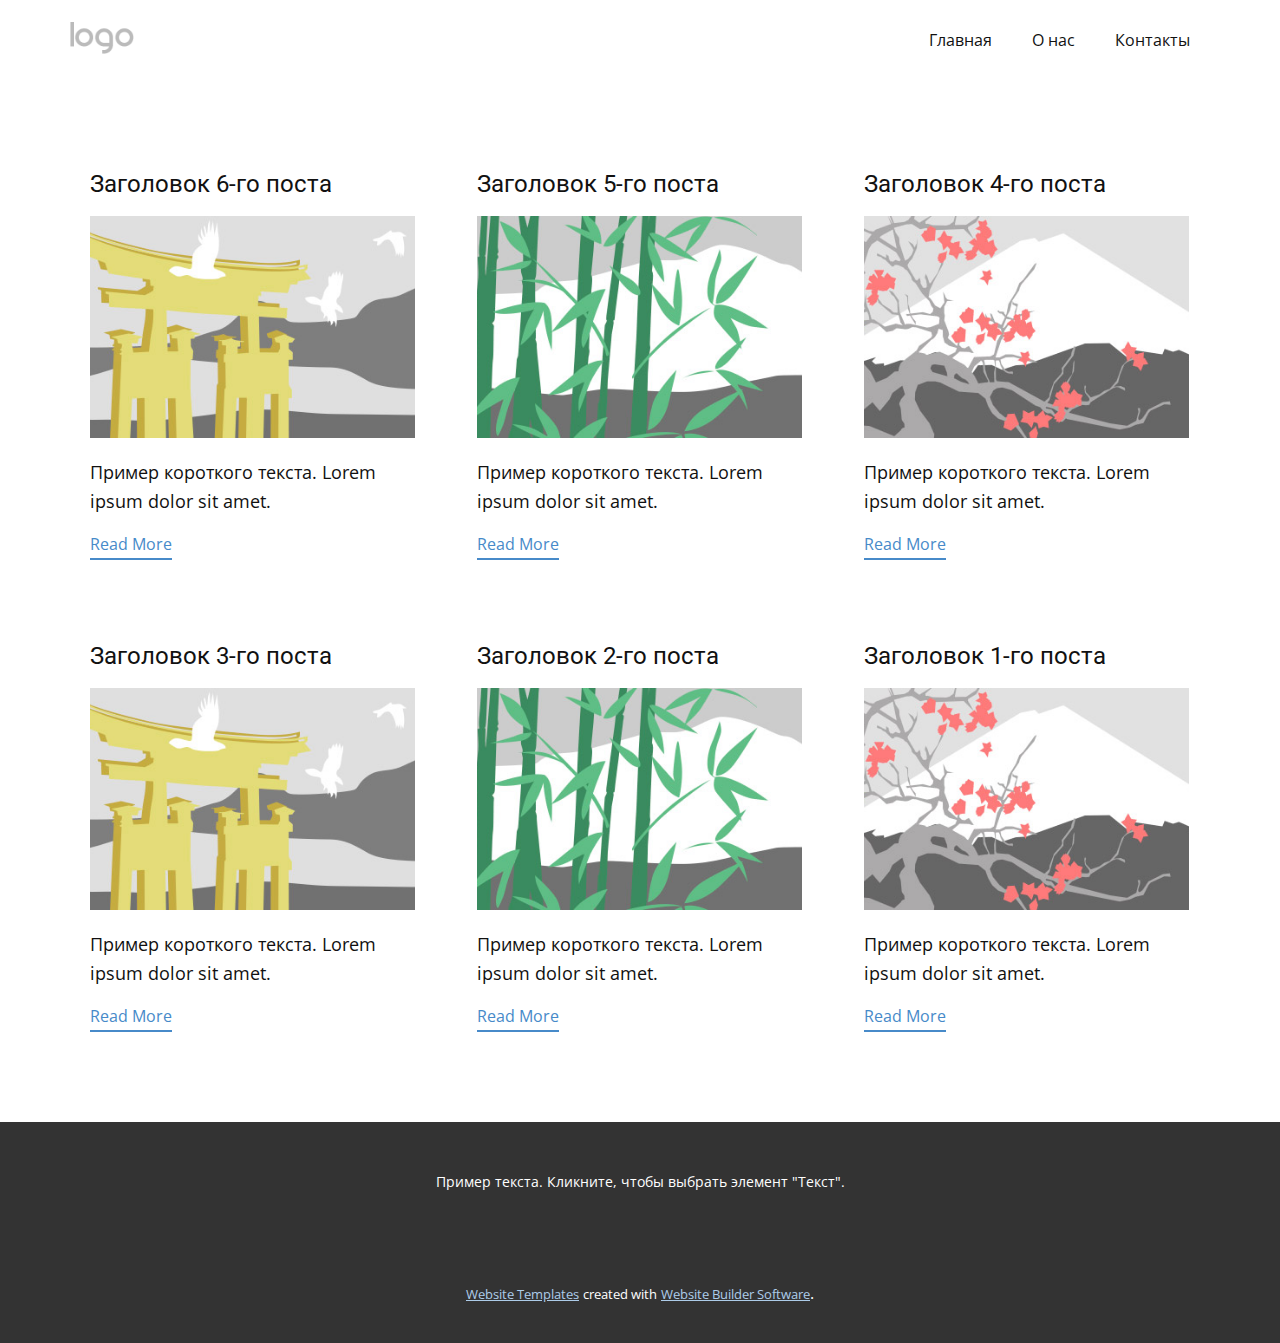
<file: blog/blog.html>
<!DOCTYPE html>
<html style="font-size: 16px;" lang="ru"><head>
    <meta name="viewport" content="width=device-width, initial-scale=1.0">
    <meta charset="utf-8">
    <meta name="keywords" content="">
    <meta name="description" content="">
    <title>Блог</title>
    <link rel="stylesheet" href="../nicepage.css" media="screen">
<link rel="stylesheet" href="../Blog-Template.css" media="screen">
    <script class="u-script" type="text/javascript" src="../jquery.js" defer=""></script>
    <script class="u-script" type="text/javascript" src="../nicepage.js" defer=""></script>
    <meta name="generator" content="Nicepage 5.21.3, nicepage.com">
    <link id="u-theme-google-font" rel="stylesheet" href="https://fonts.googleapis.com/css?family=Roboto:100,100i,300,300i,400,400i,500,500i,700,700i,900,900i|Open+Sans:300,300i,400,400i,500,500i,600,600i,700,700i,800,800i">
    
    
    
    <script type="application/ld+json">{
		"@context": "http://schema.org",
		"@type": "Organization",
		"name": "",
		"logo": "images/default-logo.png"
}</script>
    <meta name="theme-color" content="#478ac9">
  <meta data-intl-tel-input-cdn-path="intlTelInput/"></head>
  <body data-path-to-root="./" data-include-products="false" class="u-body u-xl-mode" data-lang="ru"><header class="u-clearfix u-header u-header" id="sec-7dee"><div class="u-clearfix u-sheet u-valign-middle u-sheet-1">
        <a href="https://nicepage.com" class="u-image u-logo u-image-1">
          <img src="../images/default-logo.png" class="u-logo-image u-logo-image-1">
        </a>
        <nav class="u-menu u-menu-dropdown u-offcanvas u-menu-1">
          <div class="menu-collapse" style="font-size: 1rem; letter-spacing: 0px;">
            <a class="u-button-style u-custom-left-right-menu-spacing u-custom-padding-bottom u-custom-top-bottom-menu-spacing u-nav-link u-text-active-palette-1-base u-text-hover-palette-2-base" href="#">
              <svg class="u-svg-link" viewBox="0 0 24 24"><use xmlns:xlink="http://www.w3.org/1999/xlink" xlink:href="#menu-hamburger"></use></svg>
              <svg class="u-svg-content" version="1.1" id="menu-hamburger" viewBox="0 0 16 16" x="0px" y="0px" xmlns:xlink="http://www.w3.org/1999/xlink" xmlns="http://www.w3.org/2000/svg"><g><rect y="1" width="16" height="2"></rect><rect y="7" width="16" height="2"></rect><rect y="13" width="16" height="2"></rect>
</g></svg>
            </a>
          </div>
          <div class="u-nav-container">
            <ul class="u-nav u-unstyled u-nav-1"><li class="u-nav-item"><a class="u-button-style u-nav-link u-text-active-palette-1-base u-text-hover-palette-2-base" href="../Главная.html" style="padding: 10px 20px;">Главная</a>
</li><li class="u-nav-item"><a class="u-button-style u-nav-link u-text-active-palette-1-base u-text-hover-palette-2-base" href="../О-нас.html" style="padding: 10px 20px;">О нас</a>
</li><li class="u-nav-item"><a class="u-button-style u-nav-link u-text-active-palette-1-base u-text-hover-palette-2-base" href="../Контакты.html" style="padding: 10px 20px;">Контакты</a>
</li></ul>
          </div>
          <div class="u-nav-container-collapse">
            <div class="u-black u-container-style u-inner-container-layout u-opacity u-opacity-95 u-sidenav">
              <div class="u-inner-container-layout u-sidenav-overflow">
                <div class="u-menu-close"></div>
                <ul class="u-align-center u-nav u-popupmenu-items u-unstyled u-nav-2"><li class="u-nav-item"><a class="u-button-style u-nav-link" href="../Главная.html">Главная</a>
</li><li class="u-nav-item"><a class="u-button-style u-nav-link" href="../О-нас.html">О нас</a>
</li><li class="u-nav-item"><a class="u-button-style u-nav-link" href="../Контакты.html">Контакты</a>
</li></ul>
              </div>
            </div>
            <div class="u-black u-menu-overlay u-opacity u-opacity-70"></div>
          </div>
        </nav>
      </div></header>
    <section class="u-clearfix u-section-1" id="sec-5fb3">
      <div class="u-clearfix u-sheet u-valign-middle u-sheet-1"><!--blog--><!--blog_options_json--><!--{"type":"Recent","source":"","tags":"","count":""}--><!--/blog_options_json-->
        <div class="u-blog u-expanded-width u-repeater u-repeater-1"><!--blog_post-->
          <div class="u-blog-post u-container-style u-repeater-item u-white u-repeater-item-1">
            <div class="u-container-layout u-similar-container u-valign-top u-container-layout-1"><!--blog_post_header-->
              <h4 class="u-blog-control u-text u-text-1">
                <a class="u-post-header-link" href="../blog/пост-5.html">Заголовок 6-го поста</a>
              </h4><!--/blog_post_header--><!--blog_post_image-->
              <a class="u-post-header-link" href="../blog/пост-5.html"><img alt="" class="u-blog-control u-expanded-width u-image u-image-default u-image-1" src="../images/8ad73f3c.jpeg"></a><!--/blog_post_image--><!--blog_post_content-->
              <div class="u-blog-control u-post-content u-text u-text-2 fr-view">Пример короткого текста. Lorem ipsum dolor sit amet.</div><!--/blog_post_content--><!--blog_post_readmore-->
              <a href="../blog/пост-5.html" class="u-blog-control u-border-2 u-border-palette-1-base u-btn u-btn-rectangle u-button-style u-none u-btn-1"><!--blog_post_readmore_content--><!--options_json--><!--{"content":"Read More","defaultValue":"Читать дальше"}--><!--/options_json-->Read More<!--/blog_post_readmore_content--></a><!--/blog_post_readmore-->
            </div>
          </div><div class="u-blog-post u-container-style u-repeater-item u-video-cover u-white">
            <div class="u-container-layout u-similar-container u-valign-top u-container-layout-2"><!--blog_post_header-->
              <h4 class="u-blog-control u-text u-text-3">
                <a class="u-post-header-link" href="../blog/пост-4.html">Заголовок 5-го поста</a>
              </h4><!--/blog_post_header--><!--blog_post_image-->
              <a class="u-post-header-link" href="../blog/пост-4.html"><img alt="" class="u-blog-control u-expanded-width u-image u-image-default u-image-2" src="../images/68f64b9d.jpeg"></a><!--/blog_post_image--><!--blog_post_content-->
              <div class="u-blog-control u-post-content u-text u-text-4 fr-view">Пример короткого текста. Lorem ipsum dolor sit amet.</div><!--/blog_post_content--><!--blog_post_readmore-->
              <a href="../blog/пост-4.html" class="u-blog-control u-border-2 u-border-palette-1-base u-btn u-btn-rectangle u-button-style u-none u-btn-2"><!--blog_post_readmore_content--><!--options_json--><!--{"content":"Read More","defaultValue":"Читать дальше"}--><!--/options_json-->Read More<!--/blog_post_readmore_content--></a><!--/blog_post_readmore-->
            </div>
          </div><div class="u-blog-post u-container-style u-repeater-item u-video-cover u-white">
            <div class="u-container-layout u-similar-container u-valign-top u-container-layout-3"><!--blog_post_header-->
              <h4 class="u-blog-control u-text u-text-5">
                <a class="u-post-header-link" href="../blog/пост-3.html">Заголовок 4-го поста</a>
              </h4><!--/blog_post_header--><!--blog_post_image-->
              <a class="u-post-header-link" href="../blog/пост-3.html"><img alt="" class="u-blog-control u-expanded-width u-image u-image-default u-image-3" src="../images/0fd3416c.jpeg"></a><!--/blog_post_image--><!--blog_post_content-->
              <div class="u-blog-control u-post-content u-text u-text-6 fr-view">Пример короткого текста. Lorem ipsum dolor sit amet.</div><!--/blog_post_content--><!--blog_post_readmore-->
              <a href="../blog/пост-3.html" class="u-blog-control u-border-2 u-border-palette-1-base u-btn u-btn-rectangle u-button-style u-none u-btn-3"><!--blog_post_readmore_content--><!--options_json--><!--{"content":"Read More","defaultValue":"Читать дальше"}--><!--/options_json-->Read More<!--/blog_post_readmore_content--></a><!--/blog_post_readmore-->
            </div>
          </div><div class="u-blog-post u-container-style u-repeater-item u-white u-repeater-item-1">
            <div class="u-container-layout u-similar-container u-valign-top u-container-layout-1"><!--blog_post_header-->
              <h4 class="u-blog-control u-text u-text-1">
                <a class="u-post-header-link" href="../blog/пост-2.html">Заголовок 3-го поста</a>
              </h4><!--/blog_post_header--><!--blog_post_image-->
              <a class="u-post-header-link" href="../blog/пост-2.html"><img alt="" class="u-blog-control u-expanded-width u-image u-image-default u-image-1" src="../images/8ad73f3c.jpeg"></a><!--/blog_post_image--><!--blog_post_content-->
              <div class="u-blog-control u-post-content u-text u-text-2 fr-view">Пример короткого текста. Lorem ipsum dolor sit amet.</div><!--/blog_post_content--><!--blog_post_readmore-->
              <a href="../blog/пост-2.html" class="u-blog-control u-border-2 u-border-palette-1-base u-btn u-btn-rectangle u-button-style u-none u-btn-1"><!--blog_post_readmore_content--><!--options_json--><!--{"content":"Read More","defaultValue":"Читать дальше"}--><!--/options_json-->Read More<!--/blog_post_readmore_content--></a><!--/blog_post_readmore-->
            </div>
          </div><div class="u-blog-post u-container-style u-repeater-item u-video-cover u-white">
            <div class="u-container-layout u-similar-container u-valign-top u-container-layout-2"><!--blog_post_header-->
              <h4 class="u-blog-control u-text u-text-3">
                <a class="u-post-header-link" href="../blog/пост-1.html">Заголовок 2-го поста</a>
              </h4><!--/blog_post_header--><!--blog_post_image-->
              <a class="u-post-header-link" href="../blog/пост-1.html"><img alt="" class="u-blog-control u-expanded-width u-image u-image-default u-image-2" src="../images/68f64b9d.jpeg"></a><!--/blog_post_image--><!--blog_post_content-->
              <div class="u-blog-control u-post-content u-text u-text-4 fr-view">Пример короткого текста. Lorem ipsum dolor sit amet.</div><!--/blog_post_content--><!--blog_post_readmore-->
              <a href="../blog/пост-1.html" class="u-blog-control u-border-2 u-border-palette-1-base u-btn u-btn-rectangle u-button-style u-none u-btn-2"><!--blog_post_readmore_content--><!--options_json--><!--{"content":"Read More","defaultValue":"Читать дальше"}--><!--/options_json-->Read More<!--/blog_post_readmore_content--></a><!--/blog_post_readmore-->
            </div>
          </div><div class="u-blog-post u-container-style u-repeater-item u-video-cover u-white">
            <div class="u-container-layout u-similar-container u-valign-top u-container-layout-3"><!--blog_post_header-->
              <h4 class="u-blog-control u-text u-text-5">
                <a class="u-post-header-link" href="../blog/пост.html">Заголовок 1-го поста</a>
              </h4><!--/blog_post_header--><!--blog_post_image-->
              <a class="u-post-header-link" href="../blog/пост.html"><img alt="" class="u-blog-control u-expanded-width u-image u-image-default u-image-3" src="../images/0fd3416c.jpeg"></a><!--/blog_post_image--><!--blog_post_content-->
              <div class="u-blog-control u-post-content u-text u-text-6 fr-view">Пример короткого текста. Lorem ipsum dolor sit amet.</div><!--/blog_post_content--><!--blog_post_readmore-->
              <a href="../blog/пост.html" class="u-blog-control u-border-2 u-border-palette-1-base u-btn u-btn-rectangle u-button-style u-none u-btn-3"><!--blog_post_readmore_content--><!--options_json--><!--{"content":"Read More","defaultValue":"Читать дальше"}--><!--/options_json-->Read More<!--/blog_post_readmore_content--></a><!--/blog_post_readmore-->
            </div>
          </div><!--/blog_post--><!--blog_post-->
          <!--/blog_post--><!--blog_post-->
          <!--/blog_post-->
        </div><!--/blog-->
      </div>
    </section>
    
    
    
    <footer class="u-align-center u-clearfix u-footer u-grey-80 u-footer" id="sec-db52"><div class="u-clearfix u-sheet u-sheet-1">
        <p class="u-small-text u-text u-text-variant u-text-1">Пример текста. Кликните, чтобы выбрать элемент "Текст".</p>
      </div></footer>
    <section class="u-backlink u-clearfix u-grey-80">
      <a class="u-link" href="https://nicepage.com/website-templates" target="_blank">
        <span>Website Templates</span>
      </a>
      <p class="u-text">
        <span>created with</span>
      </p>
      <a class="u-link" href="" target="_blank">
        <span>Website Builder Software</span>
      </a>. 
    </section>
  
</body></html>
</file>
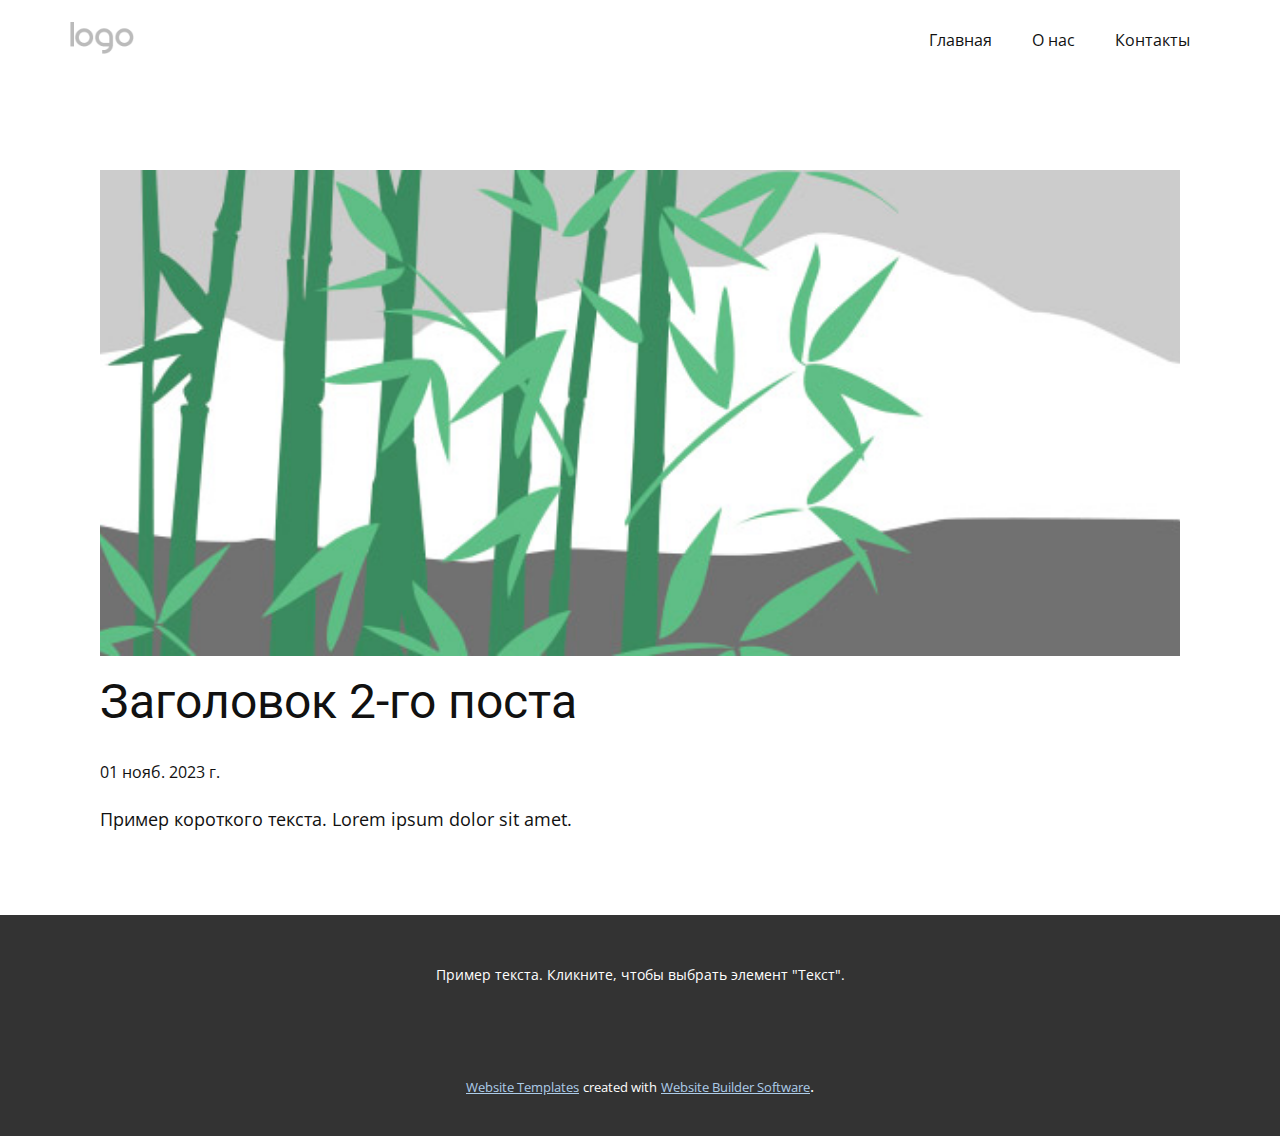
<file: blog/пост-1.html>
<!DOCTYPE html>
<html style="font-size: 16px;" lang="ru"><head>
    <meta name="viewport" content="width=device-width, initial-scale=1.0">
    <meta charset="utf-8">
    <meta name="keywords" content="Заголовок 1-го поста">
    <meta name="description" content="">
    <title>Заголовок 2-го поста</title>
    <link rel="stylesheet" href="../nicepage.css" media="screen">
<link rel="stylesheet" href="../Post-Template.css" media="screen">
    <script class="u-script" type="text/javascript" src="../jquery.js" defer=""></script>
    <script class="u-script" type="text/javascript" src="../nicepage.js" defer=""></script>
    <meta name="generator" content="Nicepage 5.21.3, nicepage.com">
    <link id="u-theme-google-font" rel="stylesheet" href="https://fonts.googleapis.com/css?family=Roboto:100,100i,300,300i,400,400i,500,500i,700,700i,900,900i|Open+Sans:300,300i,400,400i,500,500i,600,600i,700,700i,800,800i">
    
    
    
    <script type="application/ld+json">{
		"@context": "http://schema.org",
		"@type": "Organization",
		"name": "",
		"logo": "images/default-logo.png"
}</script>
    <meta name="theme-color" content="#478ac9">
  <meta data-intl-tel-input-cdn-path="intlTelInput/"></head>
  <body data-path-to-root="./" data-include-products="false" class="u-body u-xl-mode" data-lang="ru"><header class="u-clearfix u-header u-header" id="sec-7dee"><div class="u-clearfix u-sheet u-valign-middle u-sheet-1">
        <a href="https://nicepage.com" class="u-image u-logo u-image-1">
          <img src="../images/default-logo.png" class="u-logo-image u-logo-image-1">
        </a>
        <nav class="u-menu u-menu-dropdown u-offcanvas u-menu-1">
          <div class="menu-collapse" style="font-size: 1rem; letter-spacing: 0px;">
            <a class="u-button-style u-custom-left-right-menu-spacing u-custom-padding-bottom u-custom-top-bottom-menu-spacing u-nav-link u-text-active-palette-1-base u-text-hover-palette-2-base" href="#">
              <svg class="u-svg-link" viewBox="0 0 24 24"><use xmlns:xlink="http://www.w3.org/1999/xlink" xlink:href="#menu-hamburger"></use></svg>
              <svg class="u-svg-content" version="1.1" id="menu-hamburger" viewBox="0 0 16 16" x="0px" y="0px" xmlns:xlink="http://www.w3.org/1999/xlink" xmlns="http://www.w3.org/2000/svg"><g><rect y="1" width="16" height="2"></rect><rect y="7" width="16" height="2"></rect><rect y="13" width="16" height="2"></rect>
</g></svg>
            </a>
          </div>
          <div class="u-nav-container">
            <ul class="u-nav u-unstyled u-nav-1"><li class="u-nav-item"><a class="u-button-style u-nav-link u-text-active-palette-1-base u-text-hover-palette-2-base" href="../Главная.html" style="padding: 10px 20px;">Главная</a>
</li><li class="u-nav-item"><a class="u-button-style u-nav-link u-text-active-palette-1-base u-text-hover-palette-2-base" href="../О-нас.html" style="padding: 10px 20px;">О нас</a>
</li><li class="u-nav-item"><a class="u-button-style u-nav-link u-text-active-palette-1-base u-text-hover-palette-2-base" href="../Контакты.html" style="padding: 10px 20px;">Контакты</a>
</li></ul>
          </div>
          <div class="u-nav-container-collapse">
            <div class="u-black u-container-style u-inner-container-layout u-opacity u-opacity-95 u-sidenav">
              <div class="u-inner-container-layout u-sidenav-overflow">
                <div class="u-menu-close"></div>
                <ul class="u-align-center u-nav u-popupmenu-items u-unstyled u-nav-2"><li class="u-nav-item"><a class="u-button-style u-nav-link" href="../Главная.html">Главная</a>
</li><li class="u-nav-item"><a class="u-button-style u-nav-link" href="../О-нас.html">О нас</a>
</li><li class="u-nav-item"><a class="u-button-style u-nav-link" href="../Контакты.html">Контакты</a>
</li></ul>
              </div>
            </div>
            <div class="u-black u-menu-overlay u-opacity u-opacity-70"></div>
          </div>
        </nav>
      </div></header>
    <section class="u-align-center u-clearfix u-section-1" id="sec-90bf">
      <div class="u-clearfix u-sheet u-valign-middle-md u-valign-middle-sm u-valign-middle-xs u-sheet-1"><!--post_details--><!--post_details_options_json--><!--{"source":""}--><!--/post_details_options_json--><!--blog_post-->
        <div class="u-container-style u-expanded-width u-post-details u-post-details-1">
          <div class="u-container-layout u-valign-middle u-container-layout-1"><!--blog_post_image-->
            <img alt="" class="u-blog-control u-expanded-width u-image u-image-default u-image-1" src="../images/68f64b9d.jpeg"><!--/blog_post_image--><!--blog_post_header-->
            <h2 class="u-blog-control u-text u-text-1">Заголовок 2-го поста</h2><!--/blog_post_header--><!--blog_post_metadata-->
            <div class="u-blog-control u-metadata u-metadata-1"><!--blog_post_metadata_date-->
              <span class="u-meta-date u-meta-icon">01 нояб. 2023 г.</span><!--/blog_post_metadata_date--><!--blog_post_metadata_category-->
              <!--/blog_post_metadata_category--><!--blog_post_metadata_comments-->
              <!--/blog_post_metadata_comments-->
            </div><!--/blog_post_metadata--><!--blog_post_content-->
            <div class="u-align-justify u-blog-control u-post-content u-text u-text-2 fr-view">
  Пример короткого текста. Lorem ipsum dolor sit amet.
  </div><!--/blog_post_content-->
          </div>
        </div><!--/blog_post--><!--/post_details-->
      </div>
    </section>
    
    
    
    <footer class="u-align-center u-clearfix u-footer u-grey-80 u-footer" id="sec-db52"><div class="u-clearfix u-sheet u-sheet-1">
        <p class="u-small-text u-text u-text-variant u-text-1">Пример текста. Кликните, чтобы выбрать элемент "Текст".</p>
      </div></footer>
    <section class="u-backlink u-clearfix u-grey-80">
      <a class="u-link" href="https://nicepage.com/website-templates" target="_blank">
        <span>Website Templates</span>
      </a>
      <p class="u-text">
        <span>created with</span>
      </p>
      <a class="u-link" href="" target="_blank">
        <span>Website Builder Software</span>
      </a>. 
    </section>
  
</body></html>
</file>
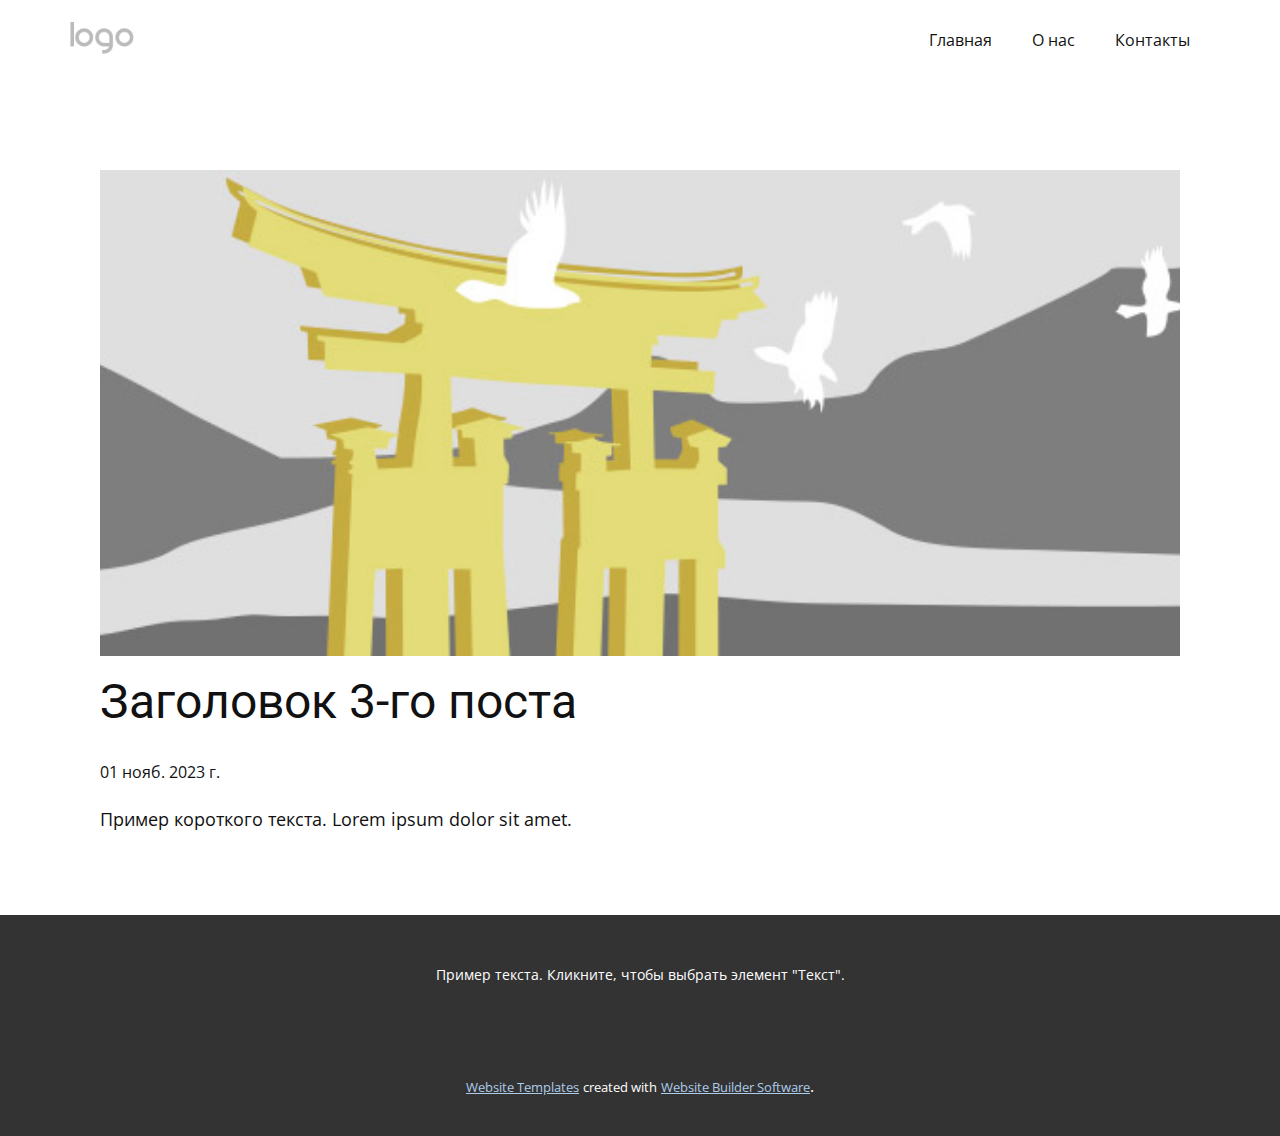
<file: blog/пост-2.html>
<!DOCTYPE html>
<html style="font-size: 16px;" lang="ru"><head>
    <meta name="viewport" content="width=device-width, initial-scale=1.0">
    <meta charset="utf-8">
    <meta name="keywords" content="Заголовок 1-го поста">
    <meta name="description" content="">
    <title>Заголовок 3-го поста</title>
    <link rel="stylesheet" href="../nicepage.css" media="screen">
<link rel="stylesheet" href="../Post-Template.css" media="screen">
    <script class="u-script" type="text/javascript" src="../jquery.js" defer=""></script>
    <script class="u-script" type="text/javascript" src="../nicepage.js" defer=""></script>
    <meta name="generator" content="Nicepage 5.21.3, nicepage.com">
    <link id="u-theme-google-font" rel="stylesheet" href="https://fonts.googleapis.com/css?family=Roboto:100,100i,300,300i,400,400i,500,500i,700,700i,900,900i|Open+Sans:300,300i,400,400i,500,500i,600,600i,700,700i,800,800i">
    
    
    
    <script type="application/ld+json">{
		"@context": "http://schema.org",
		"@type": "Organization",
		"name": "",
		"logo": "images/default-logo.png"
}</script>
    <meta name="theme-color" content="#478ac9">
  <meta data-intl-tel-input-cdn-path="intlTelInput/"></head>
  <body data-path-to-root="./" data-include-products="false" class="u-body u-xl-mode" data-lang="ru"><header class="u-clearfix u-header u-header" id="sec-7dee"><div class="u-clearfix u-sheet u-valign-middle u-sheet-1">
        <a href="https://nicepage.com" class="u-image u-logo u-image-1">
          <img src="../images/default-logo.png" class="u-logo-image u-logo-image-1">
        </a>
        <nav class="u-menu u-menu-dropdown u-offcanvas u-menu-1">
          <div class="menu-collapse" style="font-size: 1rem; letter-spacing: 0px;">
            <a class="u-button-style u-custom-left-right-menu-spacing u-custom-padding-bottom u-custom-top-bottom-menu-spacing u-nav-link u-text-active-palette-1-base u-text-hover-palette-2-base" href="#">
              <svg class="u-svg-link" viewBox="0 0 24 24"><use xmlns:xlink="http://www.w3.org/1999/xlink" xlink:href="#menu-hamburger"></use></svg>
              <svg class="u-svg-content" version="1.1" id="menu-hamburger" viewBox="0 0 16 16" x="0px" y="0px" xmlns:xlink="http://www.w3.org/1999/xlink" xmlns="http://www.w3.org/2000/svg"><g><rect y="1" width="16" height="2"></rect><rect y="7" width="16" height="2"></rect><rect y="13" width="16" height="2"></rect>
</g></svg>
            </a>
          </div>
          <div class="u-nav-container">
            <ul class="u-nav u-unstyled u-nav-1"><li class="u-nav-item"><a class="u-button-style u-nav-link u-text-active-palette-1-base u-text-hover-palette-2-base" href="../Главная.html" style="padding: 10px 20px;">Главная</a>
</li><li class="u-nav-item"><a class="u-button-style u-nav-link u-text-active-palette-1-base u-text-hover-palette-2-base" href="../О-нас.html" style="padding: 10px 20px;">О нас</a>
</li><li class="u-nav-item"><a class="u-button-style u-nav-link u-text-active-palette-1-base u-text-hover-palette-2-base" href="../Контакты.html" style="padding: 10px 20px;">Контакты</a>
</li></ul>
          </div>
          <div class="u-nav-container-collapse">
            <div class="u-black u-container-style u-inner-container-layout u-opacity u-opacity-95 u-sidenav">
              <div class="u-inner-container-layout u-sidenav-overflow">
                <div class="u-menu-close"></div>
                <ul class="u-align-center u-nav u-popupmenu-items u-unstyled u-nav-2"><li class="u-nav-item"><a class="u-button-style u-nav-link" href="../Главная.html">Главная</a>
</li><li class="u-nav-item"><a class="u-button-style u-nav-link" href="../О-нас.html">О нас</a>
</li><li class="u-nav-item"><a class="u-button-style u-nav-link" href="../Контакты.html">Контакты</a>
</li></ul>
              </div>
            </div>
            <div class="u-black u-menu-overlay u-opacity u-opacity-70"></div>
          </div>
        </nav>
      </div></header>
    <section class="u-align-center u-clearfix u-section-1" id="sec-90bf">
      <div class="u-clearfix u-sheet u-valign-middle-md u-valign-middle-sm u-valign-middle-xs u-sheet-1"><!--post_details--><!--post_details_options_json--><!--{"source":""}--><!--/post_details_options_json--><!--blog_post-->
        <div class="u-container-style u-expanded-width u-post-details u-post-details-1">
          <div class="u-container-layout u-valign-middle u-container-layout-1"><!--blog_post_image-->
            <img alt="" class="u-blog-control u-expanded-width u-image u-image-default u-image-1" src="../images/8ad73f3c.jpeg"><!--/blog_post_image--><!--blog_post_header-->
            <h2 class="u-blog-control u-text u-text-1">Заголовок 3-го поста</h2><!--/blog_post_header--><!--blog_post_metadata-->
            <div class="u-blog-control u-metadata u-metadata-1"><!--blog_post_metadata_date-->
              <span class="u-meta-date u-meta-icon">01 нояб. 2023 г.</span><!--/blog_post_metadata_date--><!--blog_post_metadata_category-->
              <!--/blog_post_metadata_category--><!--blog_post_metadata_comments-->
              <!--/blog_post_metadata_comments-->
            </div><!--/blog_post_metadata--><!--blog_post_content-->
            <div class="u-align-justify u-blog-control u-post-content u-text u-text-2 fr-view">
  Пример короткого текста. Lorem ipsum dolor sit amet.
  </div><!--/blog_post_content-->
          </div>
        </div><!--/blog_post--><!--/post_details-->
      </div>
    </section>
    
    
    
    <footer class="u-align-center u-clearfix u-footer u-grey-80 u-footer" id="sec-db52"><div class="u-clearfix u-sheet u-sheet-1">
        <p class="u-small-text u-text u-text-variant u-text-1">Пример текста. Кликните, чтобы выбрать элемент "Текст".</p>
      </div></footer>
    <section class="u-backlink u-clearfix u-grey-80">
      <a class="u-link" href="https://nicepage.com/website-templates" target="_blank">
        <span>Website Templates</span>
      </a>
      <p class="u-text">
        <span>created with</span>
      </p>
      <a class="u-link" href="" target="_blank">
        <span>Website Builder Software</span>
      </a>. 
    </section>
  
</body></html>
</file>
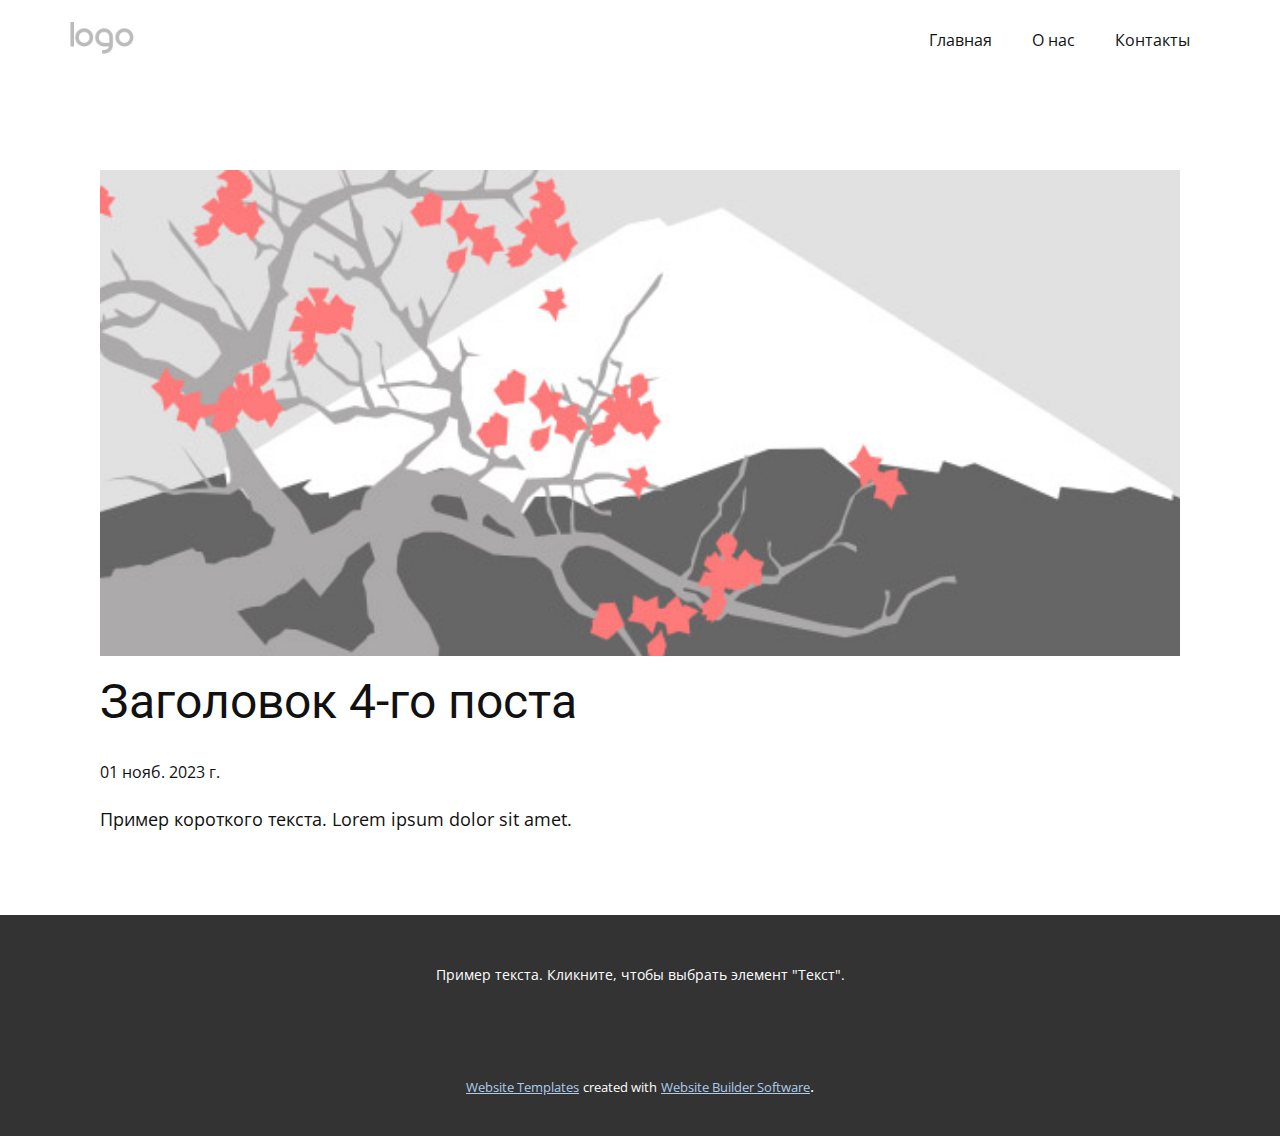
<file: blog/пост-3.html>
<!DOCTYPE html>
<html style="font-size: 16px;" lang="ru"><head>
    <meta name="viewport" content="width=device-width, initial-scale=1.0">
    <meta charset="utf-8">
    <meta name="keywords" content="Заголовок 1-го поста">
    <meta name="description" content="">
    <title>Заголовок 4-го поста</title>
    <link rel="stylesheet" href="../nicepage.css" media="screen">
<link rel="stylesheet" href="../Post-Template.css" media="screen">
    <script class="u-script" type="text/javascript" src="../jquery.js" defer=""></script>
    <script class="u-script" type="text/javascript" src="../nicepage.js" defer=""></script>
    <meta name="generator" content="Nicepage 5.21.3, nicepage.com">
    <link id="u-theme-google-font" rel="stylesheet" href="https://fonts.googleapis.com/css?family=Roboto:100,100i,300,300i,400,400i,500,500i,700,700i,900,900i|Open+Sans:300,300i,400,400i,500,500i,600,600i,700,700i,800,800i">
    
    
    
    <script type="application/ld+json">{
		"@context": "http://schema.org",
		"@type": "Organization",
		"name": "",
		"logo": "images/default-logo.png"
}</script>
    <meta name="theme-color" content="#478ac9">
  <meta data-intl-tel-input-cdn-path="intlTelInput/"></head>
  <body data-path-to-root="./" data-include-products="false" class="u-body u-xl-mode" data-lang="ru"><header class="u-clearfix u-header u-header" id="sec-7dee"><div class="u-clearfix u-sheet u-valign-middle u-sheet-1">
        <a href="https://nicepage.com" class="u-image u-logo u-image-1">
          <img src="../images/default-logo.png" class="u-logo-image u-logo-image-1">
        </a>
        <nav class="u-menu u-menu-dropdown u-offcanvas u-menu-1">
          <div class="menu-collapse" style="font-size: 1rem; letter-spacing: 0px;">
            <a class="u-button-style u-custom-left-right-menu-spacing u-custom-padding-bottom u-custom-top-bottom-menu-spacing u-nav-link u-text-active-palette-1-base u-text-hover-palette-2-base" href="#">
              <svg class="u-svg-link" viewBox="0 0 24 24"><use xmlns:xlink="http://www.w3.org/1999/xlink" xlink:href="#menu-hamburger"></use></svg>
              <svg class="u-svg-content" version="1.1" id="menu-hamburger" viewBox="0 0 16 16" x="0px" y="0px" xmlns:xlink="http://www.w3.org/1999/xlink" xmlns="http://www.w3.org/2000/svg"><g><rect y="1" width="16" height="2"></rect><rect y="7" width="16" height="2"></rect><rect y="13" width="16" height="2"></rect>
</g></svg>
            </a>
          </div>
          <div class="u-nav-container">
            <ul class="u-nav u-unstyled u-nav-1"><li class="u-nav-item"><a class="u-button-style u-nav-link u-text-active-palette-1-base u-text-hover-palette-2-base" href="../Главная.html" style="padding: 10px 20px;">Главная</a>
</li><li class="u-nav-item"><a class="u-button-style u-nav-link u-text-active-palette-1-base u-text-hover-palette-2-base" href="../О-нас.html" style="padding: 10px 20px;">О нас</a>
</li><li class="u-nav-item"><a class="u-button-style u-nav-link u-text-active-palette-1-base u-text-hover-palette-2-base" href="../Контакты.html" style="padding: 10px 20px;">Контакты</a>
</li></ul>
          </div>
          <div class="u-nav-container-collapse">
            <div class="u-black u-container-style u-inner-container-layout u-opacity u-opacity-95 u-sidenav">
              <div class="u-inner-container-layout u-sidenav-overflow">
                <div class="u-menu-close"></div>
                <ul class="u-align-center u-nav u-popupmenu-items u-unstyled u-nav-2"><li class="u-nav-item"><a class="u-button-style u-nav-link" href="../Главная.html">Главная</a>
</li><li class="u-nav-item"><a class="u-button-style u-nav-link" href="../О-нас.html">О нас</a>
</li><li class="u-nav-item"><a class="u-button-style u-nav-link" href="../Контакты.html">Контакты</a>
</li></ul>
              </div>
            </div>
            <div class="u-black u-menu-overlay u-opacity u-opacity-70"></div>
          </div>
        </nav>
      </div></header>
    <section class="u-align-center u-clearfix u-section-1" id="sec-90bf">
      <div class="u-clearfix u-sheet u-valign-middle-md u-valign-middle-sm u-valign-middle-xs u-sheet-1"><!--post_details--><!--post_details_options_json--><!--{"source":""}--><!--/post_details_options_json--><!--blog_post-->
        <div class="u-container-style u-expanded-width u-post-details u-post-details-1">
          <div class="u-container-layout u-valign-middle u-container-layout-1"><!--blog_post_image-->
            <img alt="" class="u-blog-control u-expanded-width u-image u-image-default u-image-1" src="../images/0fd3416c.jpeg"><!--/blog_post_image--><!--blog_post_header-->
            <h2 class="u-blog-control u-text u-text-1">Заголовок 4-го поста</h2><!--/blog_post_header--><!--blog_post_metadata-->
            <div class="u-blog-control u-metadata u-metadata-1"><!--blog_post_metadata_date-->
              <span class="u-meta-date u-meta-icon">01 нояб. 2023 г.</span><!--/blog_post_metadata_date--><!--blog_post_metadata_category-->
              <!--/blog_post_metadata_category--><!--blog_post_metadata_comments-->
              <!--/blog_post_metadata_comments-->
            </div><!--/blog_post_metadata--><!--blog_post_content-->
            <div class="u-align-justify u-blog-control u-post-content u-text u-text-2 fr-view">
  Пример короткого текста. Lorem ipsum dolor sit amet.
  </div><!--/blog_post_content-->
          </div>
        </div><!--/blog_post--><!--/post_details-->
      </div>
    </section>
    
    
    
    <footer class="u-align-center u-clearfix u-footer u-grey-80 u-footer" id="sec-db52"><div class="u-clearfix u-sheet u-sheet-1">
        <p class="u-small-text u-text u-text-variant u-text-1">Пример текста. Кликните, чтобы выбрать элемент "Текст".</p>
      </div></footer>
    <section class="u-backlink u-clearfix u-grey-80">
      <a class="u-link" href="https://nicepage.com/website-templates" target="_blank">
        <span>Website Templates</span>
      </a>
      <p class="u-text">
        <span>created with</span>
      </p>
      <a class="u-link" href="" target="_blank">
        <span>Website Builder Software</span>
      </a>. 
    </section>
  
</body></html>
</file>
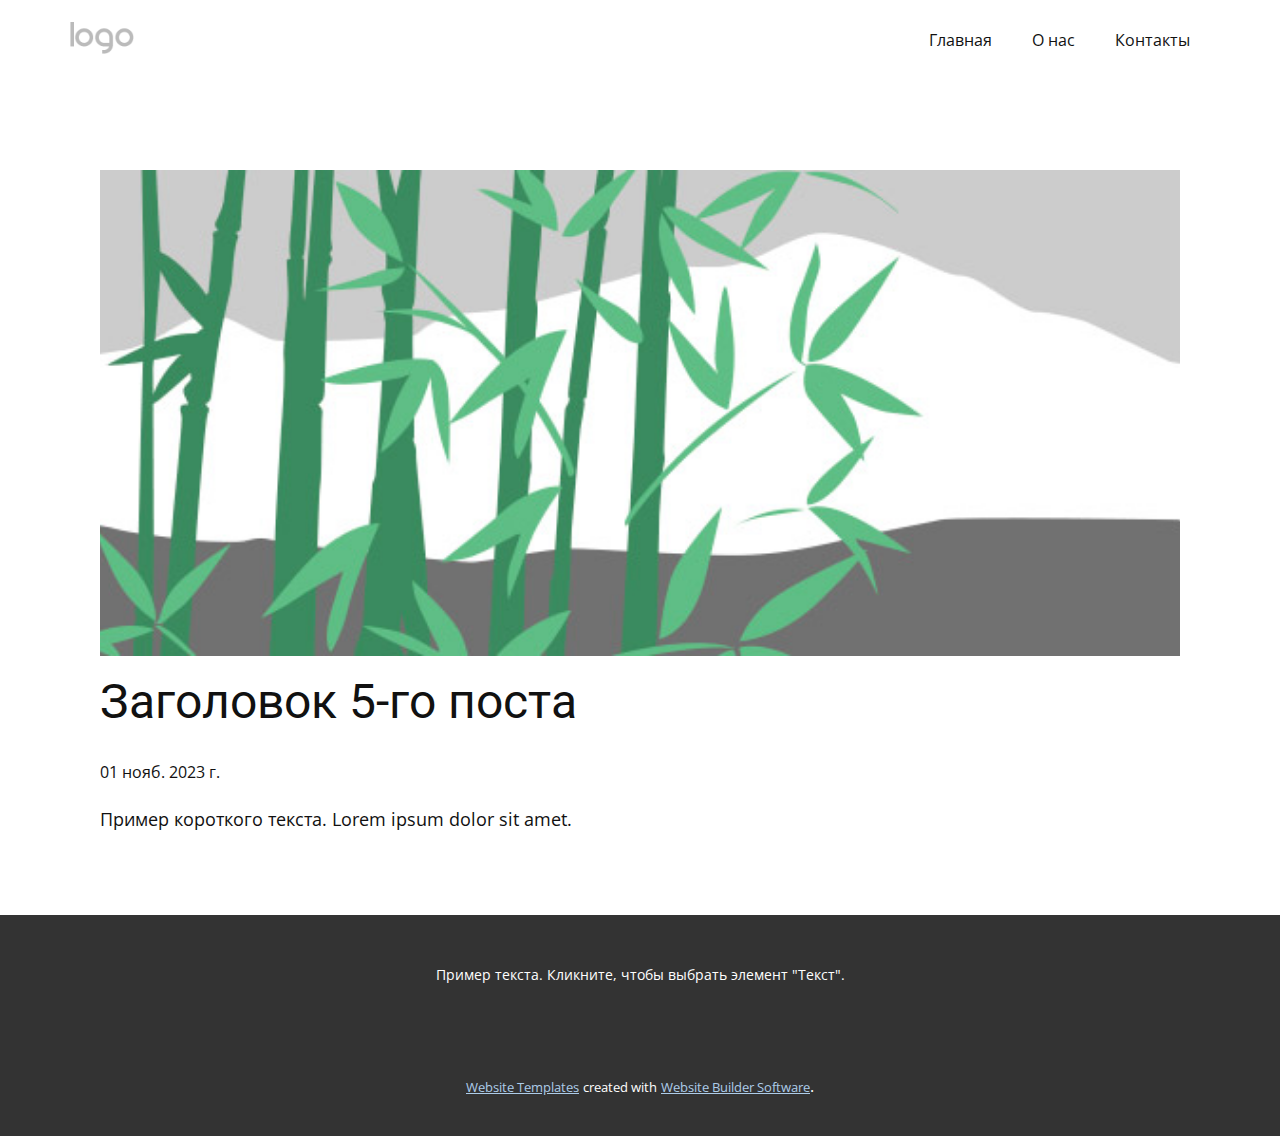
<file: blog/пост-4.html>
<!DOCTYPE html>
<html style="font-size: 16px;" lang="ru"><head>
    <meta name="viewport" content="width=device-width, initial-scale=1.0">
    <meta charset="utf-8">
    <meta name="keywords" content="Заголовок 1-го поста">
    <meta name="description" content="">
    <title>Заголовок 5-го поста</title>
    <link rel="stylesheet" href="../nicepage.css" media="screen">
<link rel="stylesheet" href="../Post-Template.css" media="screen">
    <script class="u-script" type="text/javascript" src="../jquery.js" defer=""></script>
    <script class="u-script" type="text/javascript" src="../nicepage.js" defer=""></script>
    <meta name="generator" content="Nicepage 5.21.3, nicepage.com">
    <link id="u-theme-google-font" rel="stylesheet" href="https://fonts.googleapis.com/css?family=Roboto:100,100i,300,300i,400,400i,500,500i,700,700i,900,900i|Open+Sans:300,300i,400,400i,500,500i,600,600i,700,700i,800,800i">
    
    
    
    <script type="application/ld+json">{
		"@context": "http://schema.org",
		"@type": "Organization",
		"name": "",
		"logo": "images/default-logo.png"
}</script>
    <meta name="theme-color" content="#478ac9">
  <meta data-intl-tel-input-cdn-path="intlTelInput/"></head>
  <body data-path-to-root="./" data-include-products="false" class="u-body u-xl-mode" data-lang="ru"><header class="u-clearfix u-header u-header" id="sec-7dee"><div class="u-clearfix u-sheet u-valign-middle u-sheet-1">
        <a href="https://nicepage.com" class="u-image u-logo u-image-1">
          <img src="../images/default-logo.png" class="u-logo-image u-logo-image-1">
        </a>
        <nav class="u-menu u-menu-dropdown u-offcanvas u-menu-1">
          <div class="menu-collapse" style="font-size: 1rem; letter-spacing: 0px;">
            <a class="u-button-style u-custom-left-right-menu-spacing u-custom-padding-bottom u-custom-top-bottom-menu-spacing u-nav-link u-text-active-palette-1-base u-text-hover-palette-2-base" href="#">
              <svg class="u-svg-link" viewBox="0 0 24 24"><use xmlns:xlink="http://www.w3.org/1999/xlink" xlink:href="#menu-hamburger"></use></svg>
              <svg class="u-svg-content" version="1.1" id="menu-hamburger" viewBox="0 0 16 16" x="0px" y="0px" xmlns:xlink="http://www.w3.org/1999/xlink" xmlns="http://www.w3.org/2000/svg"><g><rect y="1" width="16" height="2"></rect><rect y="7" width="16" height="2"></rect><rect y="13" width="16" height="2"></rect>
</g></svg>
            </a>
          </div>
          <div class="u-nav-container">
            <ul class="u-nav u-unstyled u-nav-1"><li class="u-nav-item"><a class="u-button-style u-nav-link u-text-active-palette-1-base u-text-hover-palette-2-base" href="../Главная.html" style="padding: 10px 20px;">Главная</a>
</li><li class="u-nav-item"><a class="u-button-style u-nav-link u-text-active-palette-1-base u-text-hover-palette-2-base" href="../О-нас.html" style="padding: 10px 20px;">О нас</a>
</li><li class="u-nav-item"><a class="u-button-style u-nav-link u-text-active-palette-1-base u-text-hover-palette-2-base" href="../Контакты.html" style="padding: 10px 20px;">Контакты</a>
</li></ul>
          </div>
          <div class="u-nav-container-collapse">
            <div class="u-black u-container-style u-inner-container-layout u-opacity u-opacity-95 u-sidenav">
              <div class="u-inner-container-layout u-sidenav-overflow">
                <div class="u-menu-close"></div>
                <ul class="u-align-center u-nav u-popupmenu-items u-unstyled u-nav-2"><li class="u-nav-item"><a class="u-button-style u-nav-link" href="../Главная.html">Главная</a>
</li><li class="u-nav-item"><a class="u-button-style u-nav-link" href="../О-нас.html">О нас</a>
</li><li class="u-nav-item"><a class="u-button-style u-nav-link" href="../Контакты.html">Контакты</a>
</li></ul>
              </div>
            </div>
            <div class="u-black u-menu-overlay u-opacity u-opacity-70"></div>
          </div>
        </nav>
      </div></header>
    <section class="u-align-center u-clearfix u-section-1" id="sec-90bf">
      <div class="u-clearfix u-sheet u-valign-middle-md u-valign-middle-sm u-valign-middle-xs u-sheet-1"><!--post_details--><!--post_details_options_json--><!--{"source":""}--><!--/post_details_options_json--><!--blog_post-->
        <div class="u-container-style u-expanded-width u-post-details u-post-details-1">
          <div class="u-container-layout u-valign-middle u-container-layout-1"><!--blog_post_image-->
            <img alt="" class="u-blog-control u-expanded-width u-image u-image-default u-image-1" src="../images/68f64b9d.jpeg"><!--/blog_post_image--><!--blog_post_header-->
            <h2 class="u-blog-control u-text u-text-1">Заголовок 5-го поста</h2><!--/blog_post_header--><!--blog_post_metadata-->
            <div class="u-blog-control u-metadata u-metadata-1"><!--blog_post_metadata_date-->
              <span class="u-meta-date u-meta-icon">01 нояб. 2023 г.</span><!--/blog_post_metadata_date--><!--blog_post_metadata_category-->
              <!--/blog_post_metadata_category--><!--blog_post_metadata_comments-->
              <!--/blog_post_metadata_comments-->
            </div><!--/blog_post_metadata--><!--blog_post_content-->
            <div class="u-align-justify u-blog-control u-post-content u-text u-text-2 fr-view">
  Пример короткого текста. Lorem ipsum dolor sit amet.
  </div><!--/blog_post_content-->
          </div>
        </div><!--/blog_post--><!--/post_details-->
      </div>
    </section>
    
    
    
    <footer class="u-align-center u-clearfix u-footer u-grey-80 u-footer" id="sec-db52"><div class="u-clearfix u-sheet u-sheet-1">
        <p class="u-small-text u-text u-text-variant u-text-1">Пример текста. Кликните, чтобы выбрать элемент "Текст".</p>
      </div></footer>
    <section class="u-backlink u-clearfix u-grey-80">
      <a class="u-link" href="https://nicepage.com/website-templates" target="_blank">
        <span>Website Templates</span>
      </a>
      <p class="u-text">
        <span>created with</span>
      </p>
      <a class="u-link" href="" target="_blank">
        <span>Website Builder Software</span>
      </a>. 
    </section>
  
</body></html>
</file>
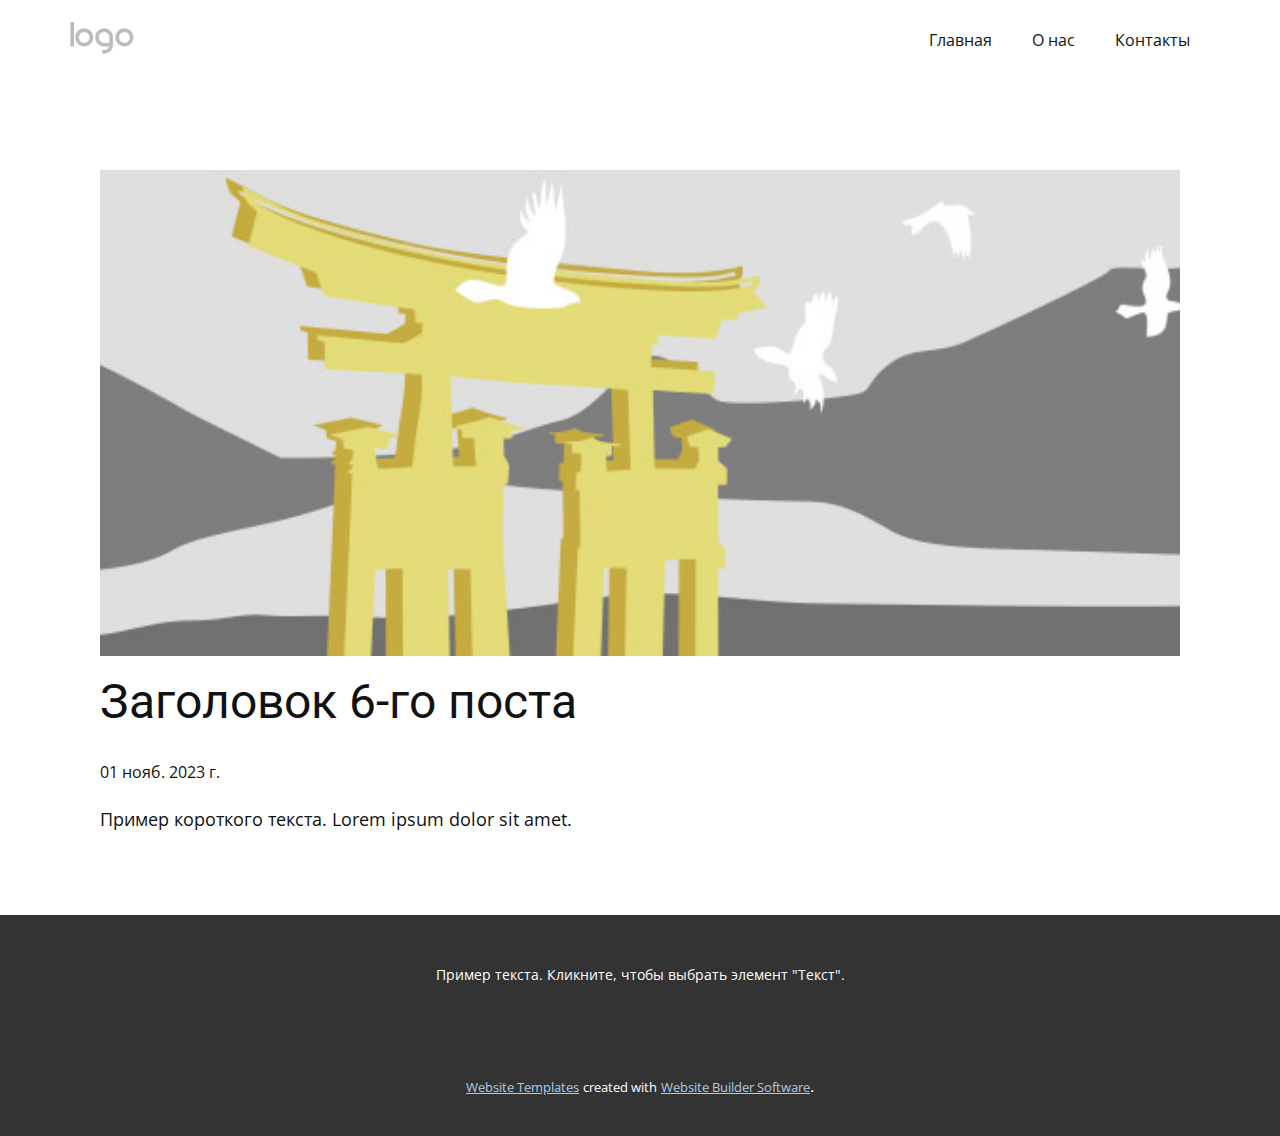
<file: blog/пост-5.html>
<!DOCTYPE html>
<html style="font-size: 16px;" lang="ru"><head>
    <meta name="viewport" content="width=device-width, initial-scale=1.0">
    <meta charset="utf-8">
    <meta name="keywords" content="Заголовок 1-го поста">
    <meta name="description" content="">
    <title>Заголовок 6-го поста</title>
    <link rel="stylesheet" href="../nicepage.css" media="screen">
<link rel="stylesheet" href="../Post-Template.css" media="screen">
    <script class="u-script" type="text/javascript" src="../jquery.js" defer=""></script>
    <script class="u-script" type="text/javascript" src="../nicepage.js" defer=""></script>
    <meta name="generator" content="Nicepage 5.21.3, nicepage.com">
    <link id="u-theme-google-font" rel="stylesheet" href="https://fonts.googleapis.com/css?family=Roboto:100,100i,300,300i,400,400i,500,500i,700,700i,900,900i|Open+Sans:300,300i,400,400i,500,500i,600,600i,700,700i,800,800i">
    
    
    
    <script type="application/ld+json">{
		"@context": "http://schema.org",
		"@type": "Organization",
		"name": "",
		"logo": "images/default-logo.png"
}</script>
    <meta name="theme-color" content="#478ac9">
  <meta data-intl-tel-input-cdn-path="intlTelInput/"></head>
  <body data-path-to-root="./" data-include-products="false" class="u-body u-xl-mode" data-lang="ru"><header class="u-clearfix u-header u-header" id="sec-7dee"><div class="u-clearfix u-sheet u-valign-middle u-sheet-1">
        <a href="https://nicepage.com" class="u-image u-logo u-image-1">
          <img src="../images/default-logo.png" class="u-logo-image u-logo-image-1">
        </a>
        <nav class="u-menu u-menu-dropdown u-offcanvas u-menu-1">
          <div class="menu-collapse" style="font-size: 1rem; letter-spacing: 0px;">
            <a class="u-button-style u-custom-left-right-menu-spacing u-custom-padding-bottom u-custom-top-bottom-menu-spacing u-nav-link u-text-active-palette-1-base u-text-hover-palette-2-base" href="#">
              <svg class="u-svg-link" viewBox="0 0 24 24"><use xmlns:xlink="http://www.w3.org/1999/xlink" xlink:href="#menu-hamburger"></use></svg>
              <svg class="u-svg-content" version="1.1" id="menu-hamburger" viewBox="0 0 16 16" x="0px" y="0px" xmlns:xlink="http://www.w3.org/1999/xlink" xmlns="http://www.w3.org/2000/svg"><g><rect y="1" width="16" height="2"></rect><rect y="7" width="16" height="2"></rect><rect y="13" width="16" height="2"></rect>
</g></svg>
            </a>
          </div>
          <div class="u-nav-container">
            <ul class="u-nav u-unstyled u-nav-1"><li class="u-nav-item"><a class="u-button-style u-nav-link u-text-active-palette-1-base u-text-hover-palette-2-base" href="../Главная.html" style="padding: 10px 20px;">Главная</a>
</li><li class="u-nav-item"><a class="u-button-style u-nav-link u-text-active-palette-1-base u-text-hover-palette-2-base" href="../О-нас.html" style="padding: 10px 20px;">О нас</a>
</li><li class="u-nav-item"><a class="u-button-style u-nav-link u-text-active-palette-1-base u-text-hover-palette-2-base" href="../Контакты.html" style="padding: 10px 20px;">Контакты</a>
</li></ul>
          </div>
          <div class="u-nav-container-collapse">
            <div class="u-black u-container-style u-inner-container-layout u-opacity u-opacity-95 u-sidenav">
              <div class="u-inner-container-layout u-sidenav-overflow">
                <div class="u-menu-close"></div>
                <ul class="u-align-center u-nav u-popupmenu-items u-unstyled u-nav-2"><li class="u-nav-item"><a class="u-button-style u-nav-link" href="../Главная.html">Главная</a>
</li><li class="u-nav-item"><a class="u-button-style u-nav-link" href="../О-нас.html">О нас</a>
</li><li class="u-nav-item"><a class="u-button-style u-nav-link" href="../Контакты.html">Контакты</a>
</li></ul>
              </div>
            </div>
            <div class="u-black u-menu-overlay u-opacity u-opacity-70"></div>
          </div>
        </nav>
      </div></header>
    <section class="u-align-center u-clearfix u-section-1" id="sec-90bf">
      <div class="u-clearfix u-sheet u-valign-middle-md u-valign-middle-sm u-valign-middle-xs u-sheet-1"><!--post_details--><!--post_details_options_json--><!--{"source":""}--><!--/post_details_options_json--><!--blog_post-->
        <div class="u-container-style u-expanded-width u-post-details u-post-details-1">
          <div class="u-container-layout u-valign-middle u-container-layout-1"><!--blog_post_image-->
            <img alt="" class="u-blog-control u-expanded-width u-image u-image-default u-image-1" src="../images/8ad73f3c.jpeg"><!--/blog_post_image--><!--blog_post_header-->
            <h2 class="u-blog-control u-text u-text-1">Заголовок 6-го поста</h2><!--/blog_post_header--><!--blog_post_metadata-->
            <div class="u-blog-control u-metadata u-metadata-1"><!--blog_post_metadata_date-->
              <span class="u-meta-date u-meta-icon">01 нояб. 2023 г.</span><!--/blog_post_metadata_date--><!--blog_post_metadata_category-->
              <!--/blog_post_metadata_category--><!--blog_post_metadata_comments-->
              <!--/blog_post_metadata_comments-->
            </div><!--/blog_post_metadata--><!--blog_post_content-->
            <div class="u-align-justify u-blog-control u-post-content u-text u-text-2 fr-view">
  Пример короткого текста. Lorem ipsum dolor sit amet.
  </div><!--/blog_post_content-->
          </div>
        </div><!--/blog_post--><!--/post_details-->
      </div>
    </section>
    
    
    
    <footer class="u-align-center u-clearfix u-footer u-grey-80 u-footer" id="sec-db52"><div class="u-clearfix u-sheet u-sheet-1">
        <p class="u-small-text u-text u-text-variant u-text-1">Пример текста. Кликните, чтобы выбрать элемент "Текст".</p>
      </div></footer>
    <section class="u-backlink u-clearfix u-grey-80">
      <a class="u-link" href="https://nicepage.com/website-templates" target="_blank">
        <span>Website Templates</span>
      </a>
      <p class="u-text">
        <span>created with</span>
      </p>
      <a class="u-link" href="" target="_blank">
        <span>Website Builder Software</span>
      </a>. 
    </section>
  
</body></html>
</file>
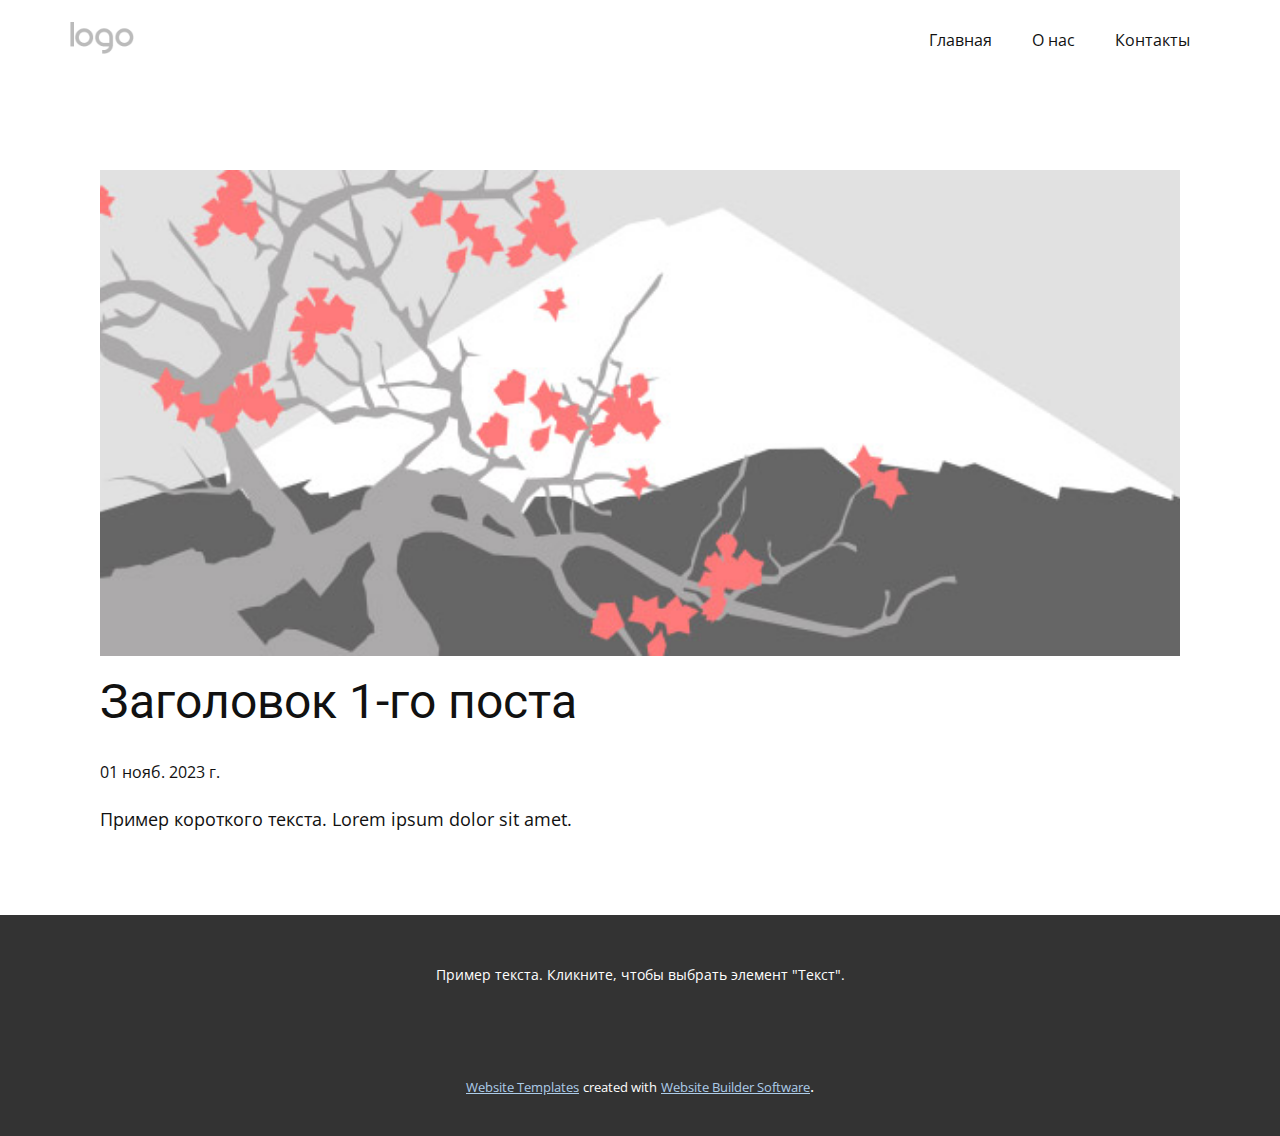
<file: blog/пост.html>
<!DOCTYPE html>
<html style="font-size: 16px;" lang="ru"><head>
    <meta name="viewport" content="width=device-width, initial-scale=1.0">
    <meta charset="utf-8">
    <meta name="keywords" content="Заголовок 1-го поста">
    <meta name="description" content="">
    <title>Заголовок 1-го поста</title>
    <link rel="stylesheet" href="../nicepage.css" media="screen">
<link rel="stylesheet" href="../Post-Template.css" media="screen">
    <script class="u-script" type="text/javascript" src="../jquery.js" defer=""></script>
    <script class="u-script" type="text/javascript" src="../nicepage.js" defer=""></script>
    <meta name="generator" content="Nicepage 5.21.3, nicepage.com">
    <link id="u-theme-google-font" rel="stylesheet" href="https://fonts.googleapis.com/css?family=Roboto:100,100i,300,300i,400,400i,500,500i,700,700i,900,900i|Open+Sans:300,300i,400,400i,500,500i,600,600i,700,700i,800,800i">
    
    
    
    <script type="application/ld+json">{
		"@context": "http://schema.org",
		"@type": "Organization",
		"name": "",
		"logo": "images/default-logo.png"
}</script>
    <meta name="theme-color" content="#478ac9">
  <meta data-intl-tel-input-cdn-path="intlTelInput/"></head>
  <body data-path-to-root="./" data-include-products="false" class="u-body u-xl-mode" data-lang="ru"><header class="u-clearfix u-header u-header" id="sec-7dee"><div class="u-clearfix u-sheet u-valign-middle u-sheet-1">
        <a href="https://nicepage.com" class="u-image u-logo u-image-1">
          <img src="../images/default-logo.png" class="u-logo-image u-logo-image-1">
        </a>
        <nav class="u-menu u-menu-dropdown u-offcanvas u-menu-1">
          <div class="menu-collapse" style="font-size: 1rem; letter-spacing: 0px;">
            <a class="u-button-style u-custom-left-right-menu-spacing u-custom-padding-bottom u-custom-top-bottom-menu-spacing u-nav-link u-text-active-palette-1-base u-text-hover-palette-2-base" href="#">
              <svg class="u-svg-link" viewBox="0 0 24 24"><use xmlns:xlink="http://www.w3.org/1999/xlink" xlink:href="#menu-hamburger"></use></svg>
              <svg class="u-svg-content" version="1.1" id="menu-hamburger" viewBox="0 0 16 16" x="0px" y="0px" xmlns:xlink="http://www.w3.org/1999/xlink" xmlns="http://www.w3.org/2000/svg"><g><rect y="1" width="16" height="2"></rect><rect y="7" width="16" height="2"></rect><rect y="13" width="16" height="2"></rect>
</g></svg>
            </a>
          </div>
          <div class="u-nav-container">
            <ul class="u-nav u-unstyled u-nav-1"><li class="u-nav-item"><a class="u-button-style u-nav-link u-text-active-palette-1-base u-text-hover-palette-2-base" href="../Главная.html" style="padding: 10px 20px;">Главная</a>
</li><li class="u-nav-item"><a class="u-button-style u-nav-link u-text-active-palette-1-base u-text-hover-palette-2-base" href="../О-нас.html" style="padding: 10px 20px;">О нас</a>
</li><li class="u-nav-item"><a class="u-button-style u-nav-link u-text-active-palette-1-base u-text-hover-palette-2-base" href="../Контакты.html" style="padding: 10px 20px;">Контакты</a>
</li></ul>
          </div>
          <div class="u-nav-container-collapse">
            <div class="u-black u-container-style u-inner-container-layout u-opacity u-opacity-95 u-sidenav">
              <div class="u-inner-container-layout u-sidenav-overflow">
                <div class="u-menu-close"></div>
                <ul class="u-align-center u-nav u-popupmenu-items u-unstyled u-nav-2"><li class="u-nav-item"><a class="u-button-style u-nav-link" href="../Главная.html">Главная</a>
</li><li class="u-nav-item"><a class="u-button-style u-nav-link" href="../О-нас.html">О нас</a>
</li><li class="u-nav-item"><a class="u-button-style u-nav-link" href="../Контакты.html">Контакты</a>
</li></ul>
              </div>
            </div>
            <div class="u-black u-menu-overlay u-opacity u-opacity-70"></div>
          </div>
        </nav>
      </div></header>
    <section class="u-align-center u-clearfix u-section-1" id="sec-90bf">
      <div class="u-clearfix u-sheet u-valign-middle-md u-valign-middle-sm u-valign-middle-xs u-sheet-1"><!--post_details--><!--post_details_options_json--><!--{"source":""}--><!--/post_details_options_json--><!--blog_post-->
        <div class="u-container-style u-expanded-width u-post-details u-post-details-1">
          <div class="u-container-layout u-valign-middle u-container-layout-1"><!--blog_post_image-->
            <img alt="" class="u-blog-control u-expanded-width u-image u-image-default u-image-1" src="../images/0fd3416c.jpeg"><!--/blog_post_image--><!--blog_post_header-->
            <h2 class="u-blog-control u-text u-text-1">Заголовок 1-го поста</h2><!--/blog_post_header--><!--blog_post_metadata-->
            <div class="u-blog-control u-metadata u-metadata-1"><!--blog_post_metadata_date-->
              <span class="u-meta-date u-meta-icon">01 нояб. 2023 г.</span><!--/blog_post_metadata_date--><!--blog_post_metadata_category-->
              <!--/blog_post_metadata_category--><!--blog_post_metadata_comments-->
              <!--/blog_post_metadata_comments-->
            </div><!--/blog_post_metadata--><!--blog_post_content-->
            <div class="u-align-justify u-blog-control u-post-content u-text u-text-2 fr-view">
  Пример короткого текста. Lorem ipsum dolor sit amet.
  </div><!--/blog_post_content-->
          </div>
        </div><!--/blog_post--><!--/post_details-->
      </div>
    </section>
    
    
    
    <footer class="u-align-center u-clearfix u-footer u-grey-80 u-footer" id="sec-db52"><div class="u-clearfix u-sheet u-sheet-1">
        <p class="u-small-text u-text u-text-variant u-text-1">Пример текста. Кликните, чтобы выбрать элемент "Текст".</p>
      </div></footer>
    <section class="u-backlink u-clearfix u-grey-80">
      <a class="u-link" href="https://nicepage.com/website-templates" target="_blank">
        <span>Website Templates</span>
      </a>
      <p class="u-text">
        <span>created with</span>
      </p>
      <a class="u-link" href="" target="_blank">
        <span>Website Builder Software</span>
      </a>. 
    </section>
  
</body></html>
</file>
